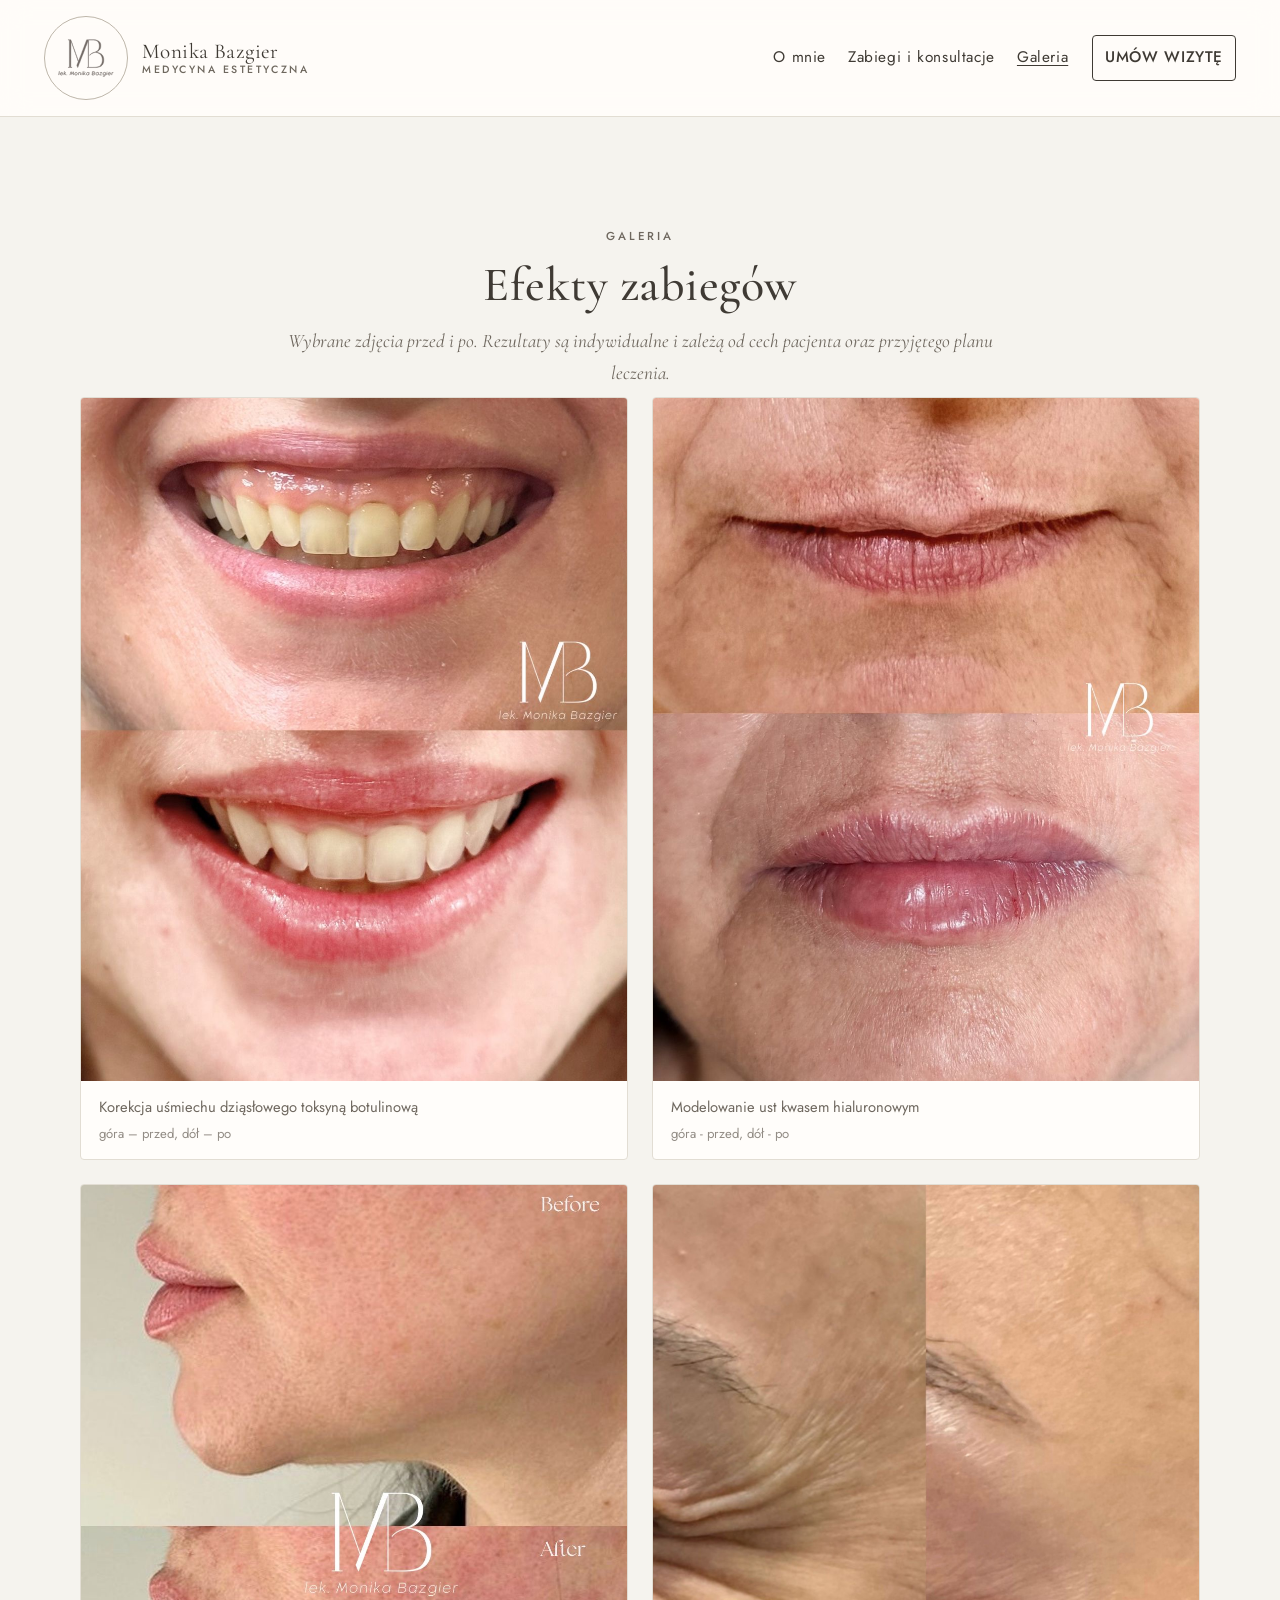
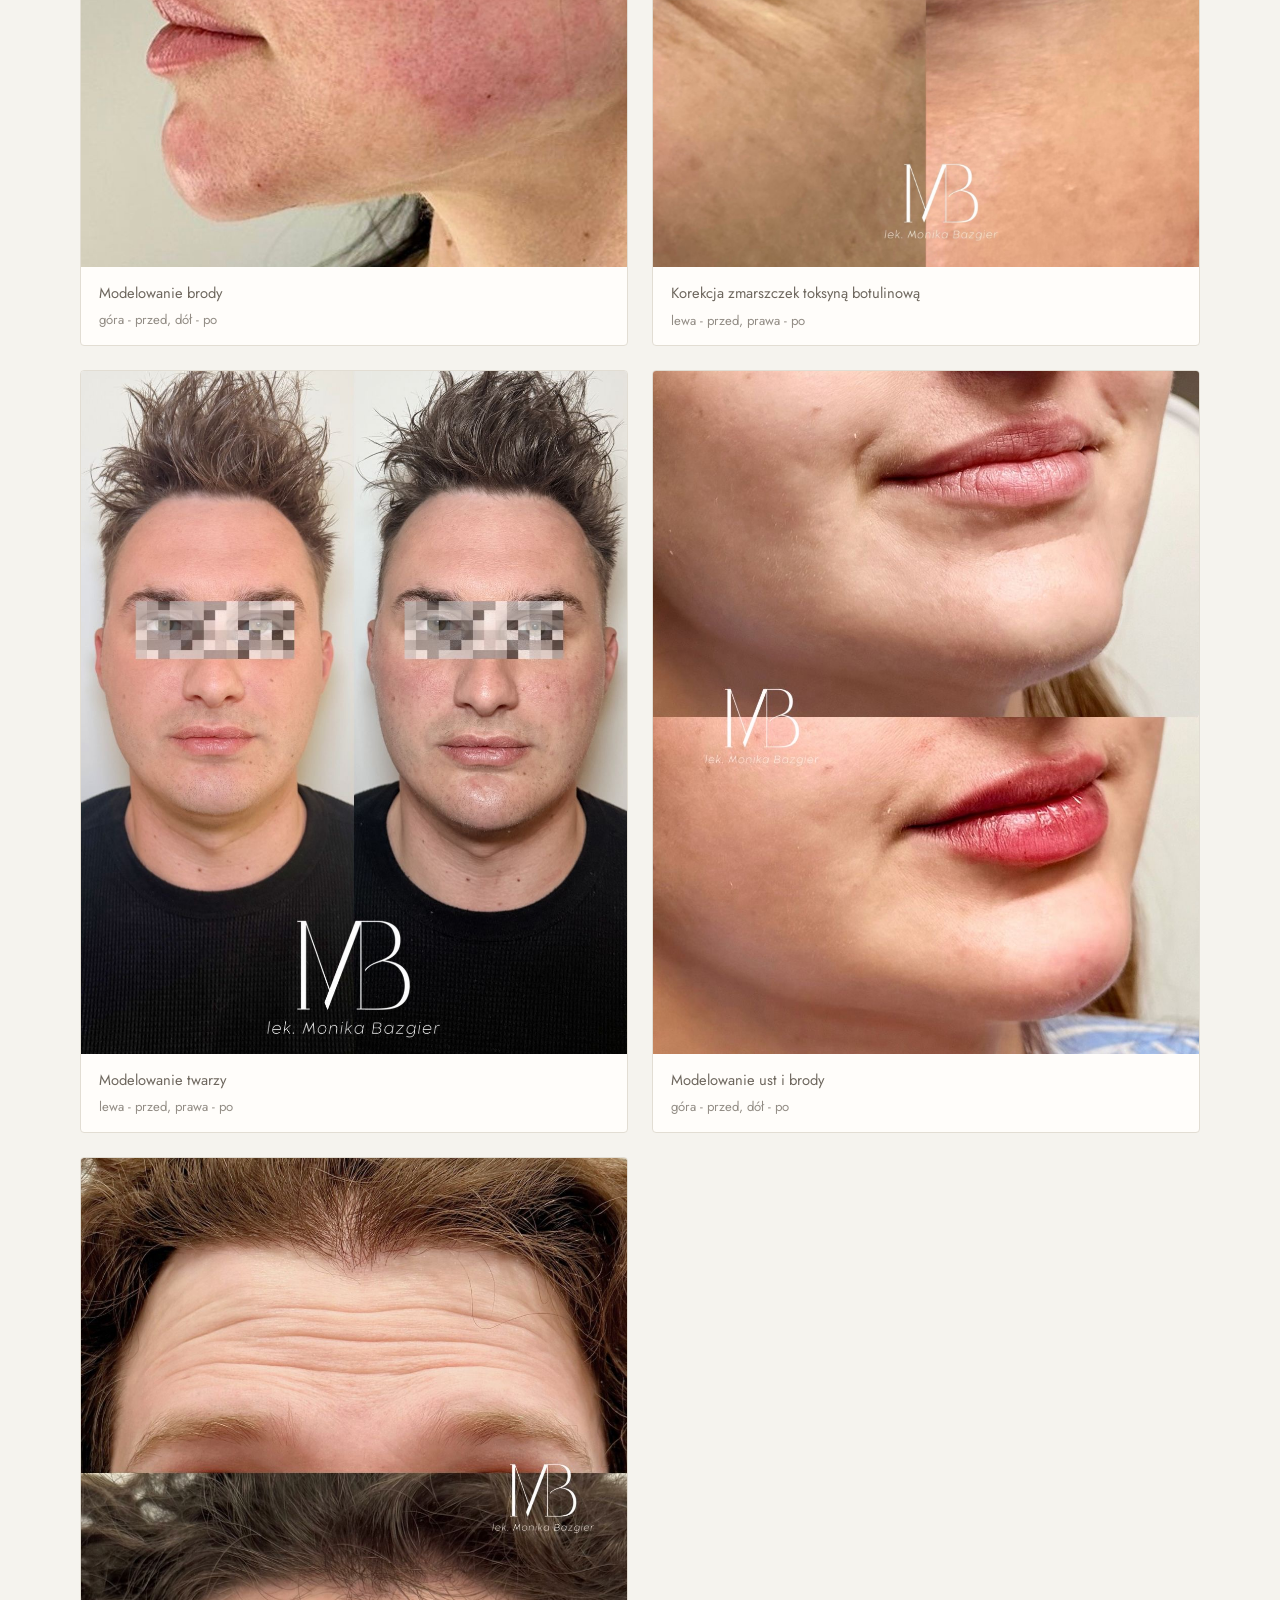
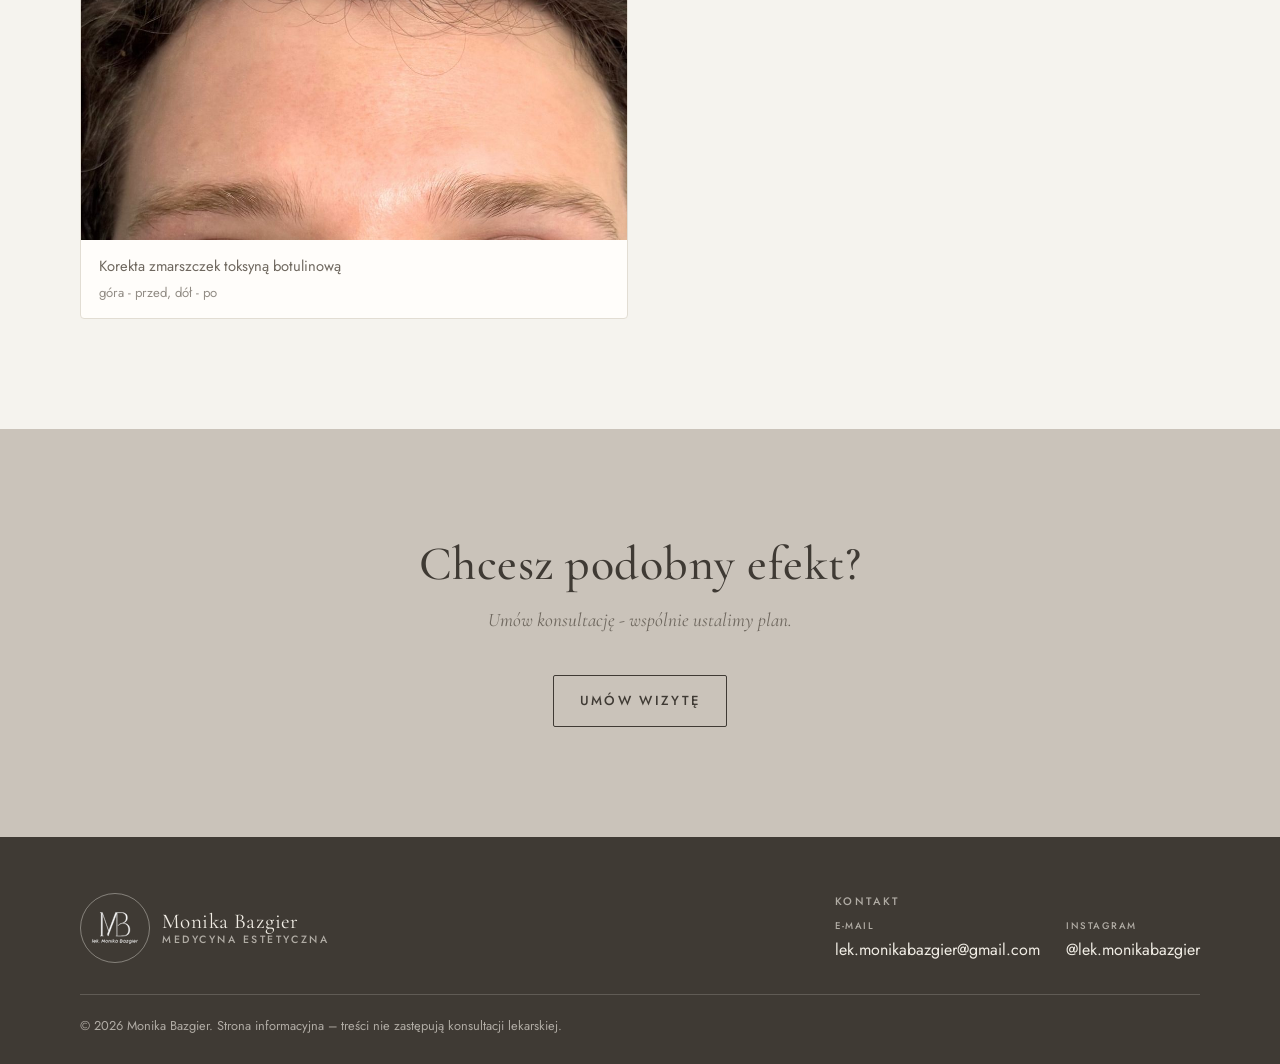
<file: galeria.html>
<!doctype html>
<html lang="pl">
  <head>
    <meta charset="utf-8" />
    <meta name="viewport" content="width=device-width, initial-scale=1" />
    <title>Galeria | Monika Bazgier — medycyna estetyczna</title>
    <meta
      name="description"
      content="Galeria efektów zabiegów medycyny estetycznej Moniki Bazgier — zdjęcia przed i po. Rezultaty są indywidualne."
    />
    <meta name="robots" content="index,follow" />
    <meta name="theme-color" content="#f5f3ee" />
    <link rel="icon" type="image/svg+xml" href="assets/favicon.svg" />
    <link
      rel="canonical"
      href="https://lekmonikabazgier.github.io/galeria.html"
    />
    <meta property="og:type" content="website" />
    <meta
      property="og:url"
      content="https://lekmonikabazgier.github.io/galeria.html"
    />
    <meta property="og:title" content="Galeria | Monika Bazgier" />
    <meta
      property="og:site_name"
      content="Monika Bazgier - medycyna estetyczna"
    />
    <meta property="og:locale" content="pl_PL" />
    <meta
      property="og:description"
      content="Galeria efektów zabiegów medycyny estetycznej — zdjęcia przed i po. Rezultaty są indywidualne."
    />
    <meta
      property="og:image"
      content="https://lekmonikabazgier.github.io/assets/about-photo.JPG"
    />
    <meta
      property="og:image:alt"
      content="Monika Bazgier - lekarz medycyny estetycznej"
    />
    <meta property="og:image:width" content="1536" />
    <meta property="og:image:height" content="2048" />
    <meta name="twitter:card" content="summary_large_image" />
    <meta name="twitter:title" content="Galeria | Monika Bazgier" />
    <meta
      name="twitter:description"
      content="Galeria efektów zabiegów medycyny estetycznej — zdjęcia przed i po. Rezultaty są indywidualne."
    />
    <meta
      name="twitter:image"
      content="https://lekmonikabazgier.github.io/assets/about-photo.JPG"
    />
    <link rel="preconnect" href="https://fonts.googleapis.com" />
    <link rel="preconnect" href="https://fonts.gstatic.com" crossorigin />
    <link
      href="https://fonts.googleapis.com/css2?family=Cormorant+Garamond:ital,wght@0,400;0,500;1,400;1,500&family=Jost:wght@300;400;500&display=swap"
      rel="stylesheet"
    />
    <link rel="stylesheet" href="css/styles.css" />

    <script type="speculationrules">
      {
        "prerender": [
          {
            "source": "document",
            "where": { "href_matches": "/*" },
            "eagerness": "moderate"
          }
        ]
      }
    </script>

    <script type="application/ld+json">
      {
        "@context": "https://schema.org",
        "@type": "Physician",
        "@id": "https://lekmonikabazgier.github.io/#physician",
        "name": "Monika Bazgier",
        "description": "Lekarz medycyny estetycznej — indywidualne podejście, kwalifikacja i naturalny efekt.",
        "url": "https://lekmonikabazgier.github.io/galeria.html",
        "image": "https://lekmonikabazgier.github.io/assets/about-photo.JPG"
      }
    </script>
  </head>
  <body>
    <a class="skip-link" href="#main">Przejdź do treści</a>

    <noscript>
      <nav class="fallback-nav" aria-label="Nawigacja zapasowa">
        <a href="index.html">Strona główna</a>
        <a href="o-mnie.html">O mnie</a>
        <a href="zabiegi.html">Zabiegi i konsultacje</a>
        <a href="galeria.html">Galeria</a>
        <a href="umow-wizyte.html">Umów wizytę</a>
      </nav>
    </noscript>

    <header class="site-header" data-header>
      <a
        class="brand"
        href="index.html"
        aria-label="Monika Bazgier — strona główna"
      >
        <span class="brand__mark" aria-hidden="true"
          ><img
            class="brand__mark-img"
            src="assets/logo/logo_3.svg"
            alt=""
            width="759"
            height="513"
            decoding="async"
        /></span>
        <span class="brand__lockup">
          <span class="brand__name">Monika Bazgier</span>
          <span class="brand__meta">Medycyna estetyczna</span>
        </span>
      </a>

      <button
        class="nav-toggle"
        type="button"
        aria-label="Otwórz menu"
        aria-expanded="false"
        aria-controls="site-nav"
        data-menu-button
      >
        <span aria-hidden="true"></span>
        <span aria-hidden="true"></span>
        <span aria-hidden="true"></span>
      </button>

      <nav
        class="site-nav"
        id="site-nav"
        aria-label="Nawigacja główna"
        data-nav
      >
        <a href="o-mnie.html" data-navlink>O mnie</a>
        <a href="zabiegi.html" data-navlink>Zabiegi i konsultacje</a>
        <a href="galeria.html" data-navlink aria-current="page">Galeria</a>
        <a
          class="btn btn--outline nav__cta"
          href="umow-wizyte.html"
          data-navlink
          >Umów wizytę</a
        >
      </nav>
    </header>

    <main id="main">
      <section class="band" aria-labelledby="galeria-title">
        <div class="container">
          <div class="section-head">
            <p class="kicker">Galeria</p>
            <h1 id="galeria-title">Efekty zabiegów</h1>
            <p class="lead">
              Wybrane zdjęcia przed i po. Rezultaty są indywidualne i zależą od
              cech pacjenta oraz przyjętego planu leczenia.
            </p>
          </div>

          <div class="gallery">
            <figure class="gallery__item">
              <img
                src="assets/galeria/1.JPG"
                alt="Korekcja uśmiechu dziąsłowego toksyną botulinową — efekt przed i po"
                width="1080"
                height="1350"
                loading="lazy"
                decoding="async"
              />
              <figcaption class="gallery__cap">
                Korekcja uśmiechu dziąsłowego toksyną botulinową
                <span class="gallery__note">góra – przed, dół – po</span>
              </figcaption>
            </figure>

            <figure class="gallery__item">
              <img
                src="assets/galeria/2.JPG"
                alt="Modelowanie ust kwasem hialuronowym — efekt przed i po"
                width="1080"
                height="1350"
                loading="lazy"
                decoding="async"
              />
              <figcaption class="gallery__cap">
                Modelowanie ust kwasem hialuronowym
                <span class="gallery__note">góra - przed, dół - po</span>
              </figcaption>
            </figure>

            <figure class="gallery__item">
              <img
                src="assets/galeria/3.JPG"
                alt="Modelowanie brody — efekt przed i po"
                width="1080"
                height="1350"
                loading="lazy"
                decoding="async"
              />
              <figcaption class="gallery__cap">
                Modelowanie brody
                <span class="gallery__note">góra - przed, dół - po</span>
              </figcaption>
            </figure>

            <figure class="gallery__item">
              <img
                src="assets/galeria/4.JPG"
                alt="Korekcja zmarszczek toksyną botulinową — efekt przed i po"
                width="1638"
                height="2048"
                loading="lazy"
                decoding="async"
              />
              <figcaption class="gallery__cap">
                Korekcja zmarszczek toksyną botulinową
                <span class="gallery__note">lewa - przed, prawa - po</span>
              </figcaption>
            </figure>

            <figure class="gallery__item">
              <img
                src="assets/galeria/5.JPG"
                alt="Modelowanie twarzy — efekt przed i po"
                width="1080"
                height="1350"
                loading="lazy"
                decoding="async"
              />
              <figcaption class="gallery__cap">
                Modelowanie twarzy
                <span class="gallery__note">lewa - przed, prawa - po</span>
              </figcaption>
            </figure>

            <figure class="gallery__item">
              <img
                src="assets/galeria/6.JPG"
                alt="Modelowanie ust i brody — efekt przed i po"
                width="1080"
                height="1350"
                loading="lazy"
                decoding="async"
              />
              <figcaption class="gallery__cap">
                Modelowanie ust i brody
                <span class="gallery__note">góra - przed, dół - po</span>
              </figcaption>
            </figure>

            <figure class="gallery__item">
              <img
                src="assets/galeria/7.JPG"
                alt="Korekta zmarszczek toksyną botulinową — efekt przed i po"
                width="1080"
                height="1350"
                loading="lazy"
                decoding="async"
              />
              <figcaption class="gallery__cap">
                Korekta zmarszczek toksyną botulinową
                <span class="gallery__note">góra - przed, dół - po</span>
              </figcaption>
            </figure>
          </div>
        </div>
      </section>

      <section class="band band--greige" aria-labelledby="galeria-cta">
        <div class="container section-head">
          <h2 id="galeria-cta">Chcesz podobny efekt?</h2>
          <p class="lead">Umów konsultację - wspólnie ustalimy plan.</p>
          <div class="hero__actions">
            <a class="btn btn--outline" href="umow-wizyte.html">Umów wizytę</a>
          </div>
        </div>
      </section>
    </main>

    <footer class="site-footer">
      <div class="site-footer__inner">
        <div class="site-footer__brand">
          <span class="brand__mark brand__mark--sm" aria-hidden="true"
            ><img
              class="brand__mark-img"
              src="assets/logo/logo_1.svg"
              alt=""
              width="759"
              height="513"
              decoding="async"
          /></span>
          <span class="brand__lockup">
            <span class="brand__name">Monika Bazgier</span>
            <span class="brand__meta">Medycyna estetyczna</span>
          </span>
        </div>

        <div class="site-footer__contact-group">
          <p class="site-footer__contact-title">Kontakt</p>
          <div class="site-footer__contact">
            <div class="site-footer__contact-item">
              <span class="site-footer__contact-label">E-mail</span>
              <a href="mailto:kontakt@example.com"
                >lek.monikabazgier@gmail.com</a
              >
            </div>
            <div class="site-footer__contact-item">
              <span class="site-footer__contact-label">Instagram</span>
              <a
                href="https://www.instagram.com/lek.monikabazgier/"
                rel="noopener"
                target="_blank"
                >@lek.monikabazgier
              </a>
            </div>
          </div>
        </div>
      </div>

      <p class="site-footer__copy">
        &copy; <span data-current-year>2026</span> Monika Bazgier. Strona
        informacyjna – treści nie zastępują konsultacji lekarskiej.
      </p>
    </footer>

    <script src="js/app.js" defer></script>
  </body>
</html>
</file>
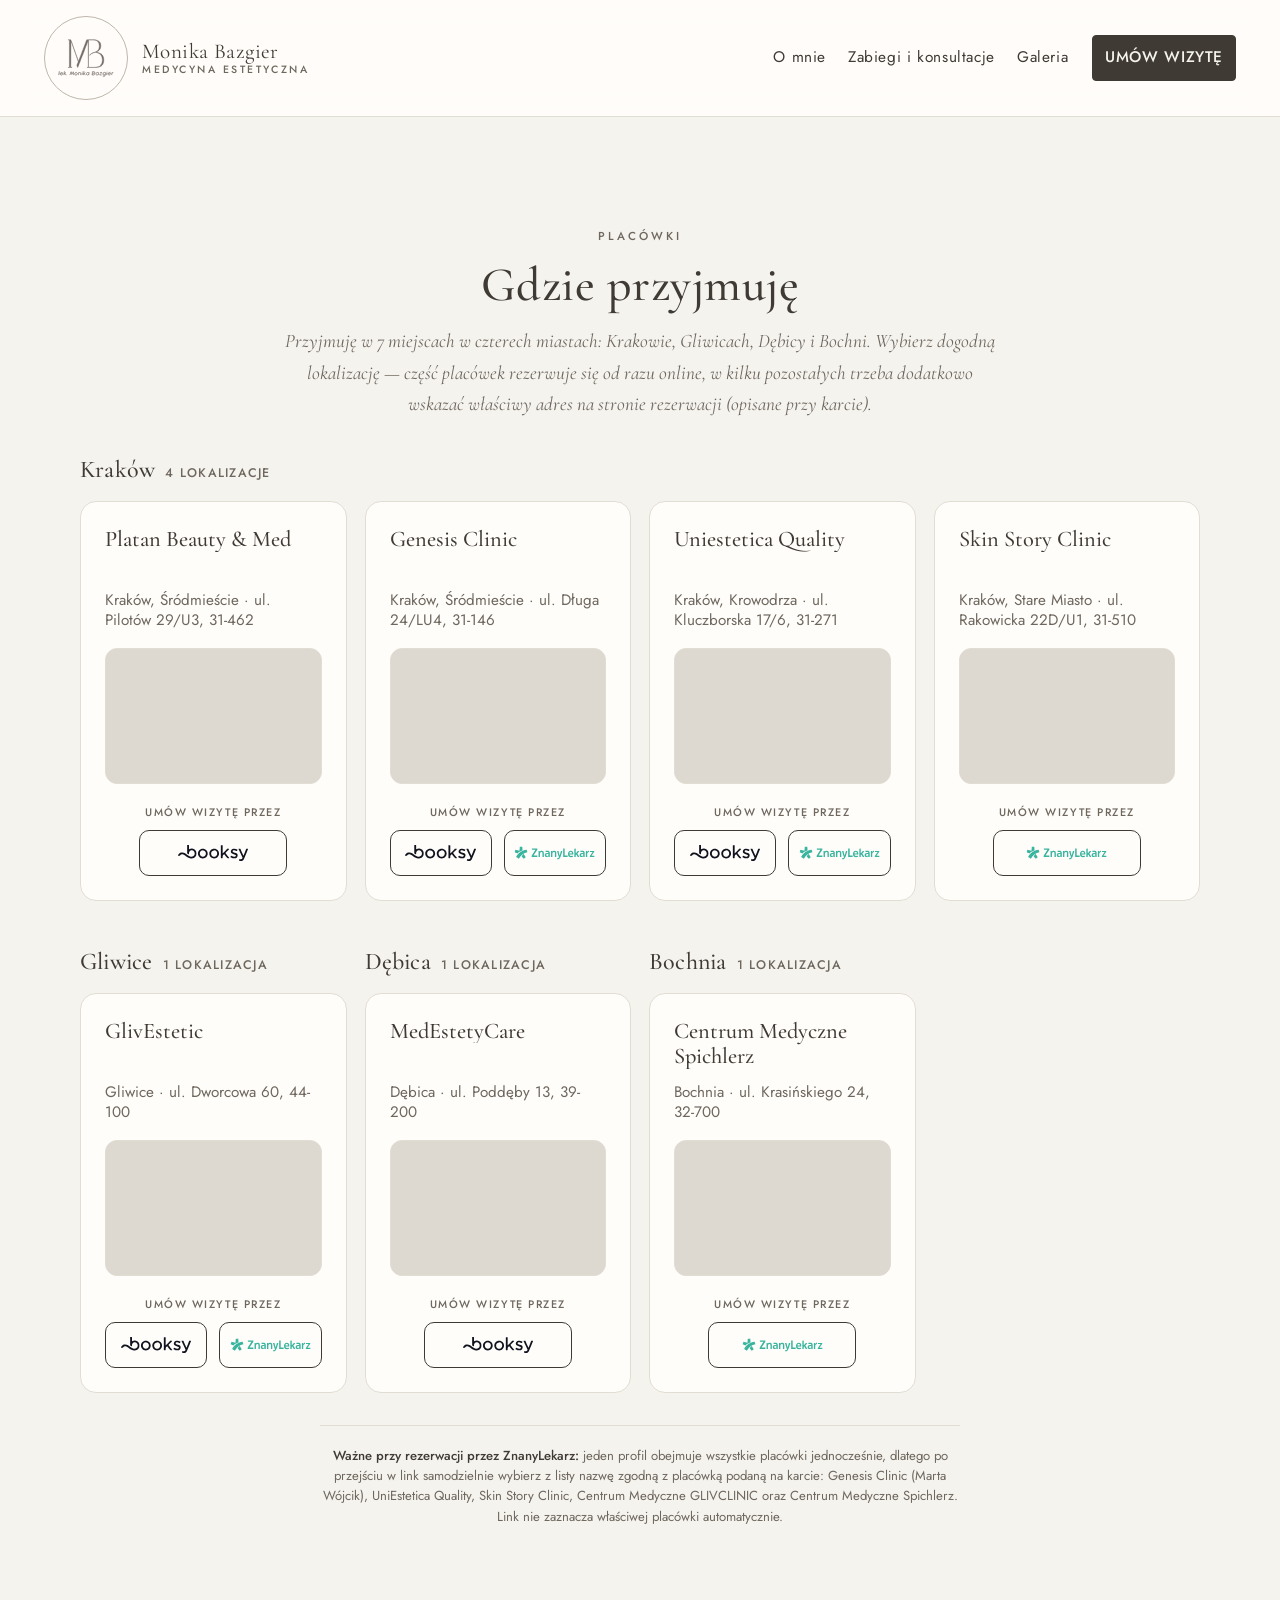
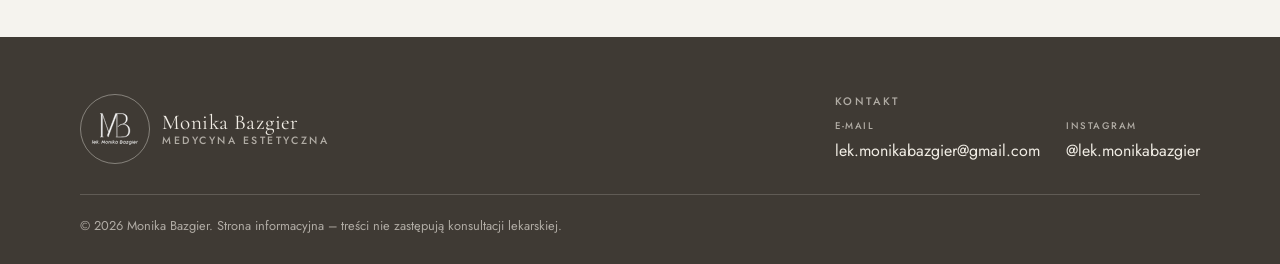
<file: umow-wizyte.html>
<!doctype html>
<html lang="pl">
  <head>
    <meta charset="utf-8" />
    <meta name="viewport" content="width=device-width, initial-scale=1" />
    <title>Umów wizytę | Monika Bazgier — medycyna estetyczna</title>
    <meta
      name="description"
      content="Umów wizytę u Moniki Bazgier — 7 lokalizacji z rejestracją. Kontakt: e-mail i Instagram. Wizyty po wcześniejszej rejestracji."
    />
    <meta name="robots" content="index,follow" />
    <meta name="theme-color" content="#f5f3ee" />
    <link rel="icon" type="image/svg+xml" href="assets/favicon.svg" />
    <link
      rel="canonical"
      href="https://lekmonikabazgier.github.io/umow-wizyte.html"
    />
    <meta property="og:type" content="website" />
    <meta
      property="og:url"
      content="https://lekmonikabazgier.github.io/umow-wizyte.html"
    />
    <meta property="og:title" content="Umów wizytę | Monika Bazgier" />
    <meta
      property="og:site_name"
      content="Monika Bazgier — medycyna estetyczna"
    />
    <meta property="og:locale" content="pl_PL" />
    <meta
      property="og:description"
      content="Umów wizytę u Moniki Bazgier — 7 lokalizacji w czterech miastach. Wizyty po wcześniejszej rejestracji."
    />
    <meta
      property="og:image"
      content="https://lekmonikabazgier.github.io/assets/about-photo.JPG"
    />
    <meta
      property="og:image:alt"
      content="Monika Bazgier — lekarz medycyny estetycznej"
    />
    <meta property="og:image:width" content="1536" />
    <meta property="og:image:height" content="2048" />
    <meta name="twitter:card" content="summary_large_image" />
    <meta name="twitter:title" content="Umów wizytę | Monika Bazgier" />
    <meta
      name="twitter:description"
      content="Umów wizytę u Moniki Bazgier — 7 lokalizacji w czterech miastach. Wizyty po wcześniejszej rejestracji."
    />
    <meta
      name="twitter:image"
      content="https://lekmonikabazgier.github.io/assets/about-photo.JPG"
    />
    <link rel="preconnect" href="https://fonts.googleapis.com" />
    <link rel="preconnect" href="https://fonts.gstatic.com" crossorigin />
    <link
      href="https://fonts.googleapis.com/css2?family=Cormorant+Garamond:ital,wght@0,400;0,500;1,400;1,500&family=Jost:wght@300;400;500&display=swap"
      rel="stylesheet"
    />
    <link rel="stylesheet" href="css/styles.css" />

    <script type="speculationrules">
      {
        "prerender": [
          {
            "source": "document",
            "where": { "href_matches": "/*" },
            "eagerness": "moderate"
          }
        ]
      }
    </script>

    <script type="application/ld+json">
      {
        "@context": "https://schema.org",
        "@type": "Physician",
        "@id": "https://lekmonikabazgier.github.io/#physician",
        "name": "Monika Bazgier",
        "description": "Lekarz medycyny estetycznej — indywidualne podejście, kwalifikacja i naturalny efekt.",
        "url": "https://lekmonikabazgier.github.io/umow-wizyte.html",
        "image": "https://lekmonikabazgier.github.io/assets/about-photo.JPG",
        "location": [
          {
            "@type": "MedicalClinic",
            "name": "Platan Beauty & Med",
            "address": {
              "@type": "PostalAddress",
              "streetAddress": "ul. Pilotów 29/U3",
              "postalCode": "31-462",
              "addressLocality": "Kraków",
              "addressCountry": "PL"
            }
          },
          {
            "@type": "MedicalClinic",
            "name": "Genesis Clinic",
            "address": {
              "@type": "PostalAddress",
              "streetAddress": "ul. Długa 24/LU4",
              "postalCode": "31-146",
              "addressLocality": "Kraków",
              "addressCountry": "PL"
            }
          },
          {
            "@type": "MedicalClinic",
            "name": "Uniestetica Quality",
            "address": {
              "@type": "PostalAddress",
              "streetAddress": "ul. Kluczborska 17/6",
              "postalCode": "31-271",
              "addressLocality": "Kraków",
              "addressCountry": "PL"
            }
          },
          {
            "@type": "MedicalClinic",
            "name": "Skin Story Clinic",
            "address": {
              "@type": "PostalAddress",
              "streetAddress": "ul. Rakowicka 22D/U1",
              "postalCode": "31-510",
              "addressLocality": "Kraków",
              "addressCountry": "PL"
            }
          },
          {
            "@type": "MedicalClinic",
            "name": "GlivEstetic",
            "address": {
              "@type": "PostalAddress",
              "streetAddress": "ul. Dworcowa 60",
              "postalCode": "44-100",
              "addressLocality": "Gliwice",
              "addressCountry": "PL"
            }
          },
          {
            "@type": "MedicalClinic",
            "name": "MedEstetyCare",
            "address": {
              "@type": "PostalAddress",
              "streetAddress": "ul. Poddęby 13",
              "postalCode": "39-200",
              "addressLocality": "Dębica",
              "addressCountry": "PL"
            }
          },
          {
            "@type": "MedicalClinic",
            "name": "Centrum Medyczne Spichlerz",
            "address": {
              "@type": "PostalAddress",
              "streetAddress": "ul. Krasińskiego 24",
              "postalCode": "32-700",
              "addressLocality": "Bochnia",
              "addressCountry": "PL"
            }
          }
        ]
      }
    </script>
  </head>
  <body>
    <a class="skip-link" href="#main">Przejdź do treści</a>

    <noscript>
      <nav class="fallback-nav" aria-label="Nawigacja zapasowa">
        <a href="index.html">Strona główna</a>
        <a href="o-mnie.html">O mnie</a>
        <a href="zabiegi.html">Zabiegi i konsultacje</a>
        <a href="galeria.html">Galeria</a>
        <a href="umow-wizyte.html">Umów wizytę</a>
      </nav>
    </noscript>

    <header class="site-header" data-header>
      <a
        class="brand"
        href="index.html"
        aria-label="Monika Bazgier — strona główna"
      >
        <span class="brand__mark" aria-hidden="true"
          ><img
            class="brand__mark-img"
            src="assets/logo/logo_3.svg"
            alt=""
            width="759"
            height="513"
            decoding="async"
        /></span>
        <span class="brand__lockup">
          <span class="brand__name">Monika Bazgier</span>
          <span class="brand__meta">Medycyna estetyczna</span>
        </span>
      </a>

      <button
        class="nav-toggle"
        type="button"
        aria-label="Otwórz menu"
        aria-expanded="false"
        aria-controls="site-nav"
        data-menu-button
      >
        <span aria-hidden="true"></span>
        <span aria-hidden="true"></span>
        <span aria-hidden="true"></span>
      </button>

      <nav
        class="site-nav"
        id="site-nav"
        aria-label="Nawigacja główna"
        data-nav
      >
        <a href="o-mnie.html" data-navlink>O mnie</a>
        <a href="zabiegi.html" data-navlink>Zabiegi i konsultacje</a>
        <a href="galeria.html" data-navlink>Galeria</a>
        <a
          class="btn btn--outline nav__cta"
          href="umow-wizyte.html"
          data-navlink
          aria-current="page"
          >Umów wizytę</a
        >
      </nav>
    </header>

    <main id="main">
      <section class="band" aria-labelledby="placowki-title">
        <div class="container">
          <div class="section-head">
            <p class="kicker">Placówki</p>
            <h1 id="placowki-title">Gdzie przyjmuję</h1>
            <p class="lead">
              Przyjmuję w 7 miejscach w czterech miastach: Krakowie, Gliwicach,
              Dębicy i Bochni. Wybierz dogodną lokalizację — część placówek
              rezerwuje się od razu online, w kilku pozostałych trzeba dodatkowo
              wskazać właściwy adres na stronie rezerwacji (opisane przy
              karcie).
            </p>
          </div>

          <div class="locations-groups">
            <div class="locations-group">
              <h3 class="locations-group__title">
                Kraków
                <span class="locations-group__count">4 lokalizacje</span>
              </h3>
              <div class="locations">
                <article class="location-card">
                  <div class="location-card__head">
                    <span class="location-card__name"
                      >Platan Beauty &amp; Med</span
                    >
                  </div>
                  <span class="location-card__addr"
                    >Kraków, Śródmieście · ul. Pilotów 29/U3, 31-462</span
                  >
                  <div class="location-card__map">
                    <button
                      type="button"
                      class="location-card__map-facade"
                      data-map-embed
                      data-map-src="https://www.google.com/maps?q=Pilot%C3%B3w+29%2C+Krak%C3%B3w&amp;output=embed"
                      data-map-title="Mapa – Pilotów 29, Kraków"
                      aria-label="Pokaż mapę: Pilotów 29, Kraków"
                    >
                      <svg
                        class="location-card__map-pin"
                        viewBox="0 0 24 24"
                        width="30"
                        height="30"
                        aria-hidden="true"
                        focusable="false"
                      >
                        <path
                          fill="currentColor"
                          d="M12 2a7 7 0 0 0-7 7c0 4.9 5.4 11.6 6.6 13.1a.5.5 0 0 0 .8 0C13.6 20.6 19 13.9 19 9a7 7 0 0 0-7-7Zm0 9.5A2.5 2.5 0 1 1 12 6.5a2.5 2.5 0 0 1 0 5Z"
                        />
                      </svg>
                      <span class="location-card__map-facade-text"
                        >Pokaż mapę</span
                      >
                    </button>
                  </div>
                  <div class="location-card__footer">
                    <p class="location-card__book-label">Umów wizytę przez</p>
                    <div
                      class="location-card__platforms location-card__platforms--single"
                    >
                      <a
                        class="location-card__platform"
                        href="https://booksy.com/pl-pl/12451_platan-beauty-med_salon-kosmetyczny_31961_srodmiescie/staffer/827641#ba_s=sr_1"
                        target="_blank"
                        rel="noopener"
                      >
                        <img
                          class="location-card__platform-logo"
                          src="assets/logo/Booksy_ids73C7DI8_0.svg"
                          alt="Booksy"
                          width="220"
                          height="50"
                          loading="lazy"
                          decoding="async"
                        />
                      </a>
                    </div>
                  </div>
                </article>
                <article class="location-card">
                  <div class="location-card__head">
                    <span class="location-card__name">Genesis Clinic</span>
                  </div>
                  <span class="location-card__addr"
                    >Kraków, Śródmieście · ul. Długa 24/LU4, 31-146</span
                  >
                  <div class="location-card__map">
                    <button
                      type="button"
                      class="location-card__map-facade"
                      data-map-embed
                      data-map-src="https://www.google.com/maps?q=D%C5%82uga+24%2C+Krak%C3%B3w&amp;output=embed"
                      data-map-title="Mapa – Długa 24, Kraków"
                      aria-label="Pokaż mapę: Długa 24, Kraków"
                    >
                      <svg
                        class="location-card__map-pin"
                        viewBox="0 0 24 24"
                        width="30"
                        height="30"
                        aria-hidden="true"
                        focusable="false"
                      >
                        <path
                          fill="currentColor"
                          d="M12 2a7 7 0 0 0-7 7c0 4.9 5.4 11.6 6.6 13.1a.5.5 0 0 0 .8 0C13.6 20.6 19 13.9 19 9a7 7 0 0 0-7-7Zm0 9.5A2.5 2.5 0 1 1 12 6.5a2.5 2.5 0 0 1 0 5Z"
                        />
                      </svg>
                      <span class="location-card__map-facade-text"
                        >Pokaż mapę</span
                      >
                    </button>
                  </div>
                  <div class="location-card__footer">
                    <p class="location-card__book-label">Umów wizytę przez</p>
                    <div class="location-card__platforms">
                      <a
                        class="location-card__platform"
                        href="https://booksy.com/pl-pl/288545_genesis-clinic_medycyna-estetyczna_8820_krakow/staffer/821994#ba_s=sr_1"
                        target="_blank"
                        rel="noopener"
                      >
                        <img
                          class="location-card__platform-logo"
                          src="assets/logo/Booksy_ids73C7DI8_0.svg"
                          alt="Booksy"
                          width="220"
                          height="50"
                          loading="lazy"
                          decoding="async"
                        />
                      </a>
                      <a
                        class="location-card__platform"
                        href="https://www.znanylekarz.pl/placowki/genesis-clinic-marta-wojcik"
                        target="_blank"
                        rel="noopener"
                      >
                        <img
                          class="location-card__platform-logo"
                          src="assets/logo/ZnanyLekarz-logo.svg"
                          alt="ZnanyLekarz"
                          width="507"
                          height="98"
                          loading="lazy"
                          decoding="async"
                        />
                      </a>
                    </div>
                  </div>
                </article>
                <article class="location-card">
                  <div class="location-card__head">
                    <span class="location-card__name">Uniestetica Quality</span>
                  </div>
                  <span class="location-card__addr"
                    >Kraków, Krowodrza · ul. Kluczborska 17/6, 31-271</span
                  >
                  <div class="location-card__map">
                    <button
                      type="button"
                      class="location-card__map-facade"
                      data-map-embed
                      data-map-src="https://www.google.com/maps?q=Kluczborska+17%2C+Krak%C3%B3w&amp;output=embed"
                      data-map-title="Mapa – Kluczborska 17, Kraków"
                      aria-label="Pokaż mapę: Kluczborska 17, Kraków"
                    >
                      <svg
                        class="location-card__map-pin"
                        viewBox="0 0 24 24"
                        width="30"
                        height="30"
                        aria-hidden="true"
                        focusable="false"
                      >
                        <path
                          fill="currentColor"
                          d="M12 2a7 7 0 0 0-7 7c0 4.9 5.4 11.6 6.6 13.1a.5.5 0 0 0 .8 0C13.6 20.6 19 13.9 19 9a7 7 0 0 0-7-7Zm0 9.5A2.5 2.5 0 1 1 12 6.5a2.5 2.5 0 0 1 0 5Z"
                        />
                      </svg>
                      <span class="location-card__map-facade-text"
                        >Pokaż mapę</span
                      >
                    </button>
                  </div>
                  <div class="location-card__footer">
                    <p class="location-card__book-label">Umów wizytę przez</p>
                    <div class="location-card__platforms">
                      <a
                        class="location-card__platform"
                        href="https://booksy.com/pl-pl/350927_uniestetica-quality-centrum-chirurgii-plastycznej-rekonstrukcyjnej-i-medycyny-estetycznej_medycyna-estetyczna_8820_krakow/staffer/835163#ba_s=sr_1"
                        target="_blank"
                        rel="noopener"
                      >
                        <img
                          class="location-card__platform-logo"
                          src="assets/logo/Booksy_ids73C7DI8_0.svg"
                          alt="Booksy"
                          width="220"
                          height="50"
                          loading="lazy"
                          decoding="async"
                        />
                      </a>
                      <a
                        class="location-card__platform"
                        href="https://www.znanylekarz.pl/placowki/uniestetica-quality-polsko-wloska-grupa-medyczna"
                        target="_blank"
                        rel="noopener"
                      >
                        <img
                          class="location-card__platform-logo"
                          src="assets/logo/ZnanyLekarz-logo.svg"
                          alt="ZnanyLekarz"
                          width="507"
                          height="98"
                          loading="lazy"
                          decoding="async"
                        />
                      </a>
                    </div>
                  </div>
                </article>
                <article class="location-card">
                  <div class="location-card__head">
                    <span class="location-card__name">Skin Story Clinic</span>
                  </div>
                  <span class="location-card__addr"
                    >Kraków, Stare Miasto · ul. Rakowicka 22D/U1, 31-510</span
                  >
                  <div class="location-card__map">
                    <button
                      type="button"
                      class="location-card__map-facade"
                      data-map-embed
                      data-map-src="https://www.google.com/maps?q=Rakowicka+22D%2C+Krak%C3%B3w&amp;output=embed"
                      data-map-title="Mapa – Rakowicka 22D, Kraków"
                      aria-label="Pokaż mapę: Rakowicka 22D, Kraków"
                    >
                      <svg
                        class="location-card__map-pin"
                        viewBox="0 0 24 24"
                        width="30"
                        height="30"
                        aria-hidden="true"
                        focusable="false"
                      >
                        <path
                          fill="currentColor"
                          d="M12 2a7 7 0 0 0-7 7c0 4.9 5.4 11.6 6.6 13.1a.5.5 0 0 0 .8 0C13.6 20.6 19 13.9 19 9a7 7 0 0 0-7-7Zm0 9.5A2.5 2.5 0 1 1 12 6.5a2.5 2.5 0 0 1 0 5Z"
                        />
                      </svg>
                      <span class="location-card__map-facade-text"
                        >Pokaż mapę</span
                      >
                    </button>
                  </div>
                  <div class="location-card__footer">
                    <p class="location-card__book-label">Umów wizytę przez</p>
                    <div
                      class="location-card__platforms location-card__platforms--single"
                    >
                      <a
                        class="location-card__platform"
                        href="https://www.znanylekarz.pl/placowki/skin-story-clinic"
                        target="_blank"
                        rel="noopener"
                      >
                        <img
                          class="location-card__platform-logo"
                          src="assets/logo/ZnanyLekarz-logo.svg"
                          alt="ZnanyLekarz"
                          width="507"
                          height="98"
                          loading="lazy"
                          decoding="async"
                        />
                      </a>
                    </div>
                  </div>
                </article>
              </div>
            </div>

            <div class="locations-group">
              <h3 class="locations-group__title">
                Gliwice
                <span class="locations-group__count">1 lokalizacja</span>
              </h3>
              <div class="locations">
                <article class="location-card">
                  <div class="location-card__head">
                    <span class="location-card__name">GlivEstetic</span>
                  </div>
                  <span class="location-card__addr"
                    >Gliwice · ul. Dworcowa 60, 44-100</span
                  >
                  <div class="location-card__map">
                    <button
                      type="button"
                      class="location-card__map-facade"
                      data-map-embed
                      data-map-src="https://www.google.com/maps?q=Dworcowa+60%2C+Gliwice&amp;output=embed"
                      data-map-title="Mapa – Dworcowa 60, Gliwice"
                      aria-label="Pokaż mapę: Dworcowa 60, Gliwice"
                    >
                      <svg
                        class="location-card__map-pin"
                        viewBox="0 0 24 24"
                        width="30"
                        height="30"
                        aria-hidden="true"
                        focusable="false"
                      >
                        <path
                          fill="currentColor"
                          d="M12 2a7 7 0 0 0-7 7c0 4.9 5.4 11.6 6.6 13.1a.5.5 0 0 0 .8 0C13.6 20.6 19 13.9 19 9a7 7 0 0 0-7-7Zm0 9.5A2.5 2.5 0 1 1 12 6.5a2.5 2.5 0 0 1 0 5Z"
                        />
                      </svg>
                      <span class="location-card__map-facade-text"
                        >Pokaż mapę</span
                      >
                    </button>
                  </div>
                  <div class="location-card__footer">
                    <p class="location-card__book-label">Umów wizytę przez</p>
                    <div class="location-card__platforms">
                      <a
                        class="location-card__platform"
                        href="https://booksy.com/pl-pl/157061_glivestetic_medycyna-estetyczna_12795_gliwice/staffer/787292#ba_s=sr_1"
                        target="_blank"
                        rel="noopener"
                      >
                        <img
                          class="location-card__platform-logo"
                          src="assets/logo/Booksy_ids73C7DI8_0.svg"
                          alt="Booksy"
                          width="220"
                          height="50"
                          loading="lazy"
                          decoding="async"
                        />
                      </a>
                      <a
                        class="location-card__platform"
                        href="https://www.znanylekarz.pl/placowki/glivestetic"
                        target="_blank"
                        rel="noopener"
                      >
                        <img
                          class="location-card__platform-logo"
                          src="assets/logo/ZnanyLekarz-logo.svg"
                          alt="ZnanyLekarz"
                          width="507"
                          height="98"
                          loading="lazy"
                          decoding="async"
                        />
                      </a>
                    </div>
                  </div>
                </article>
              </div>
            </div>

            <div class="locations-group">
              <h3 class="locations-group__title">
                Dębica
                <span class="locations-group__count">1 lokalizacja</span>
              </h3>
              <div class="locations">
                <article class="location-card">
                  <div class="location-card__head">
                    <span class="location-card__name">MedEstetyCare</span>
                  </div>
                  <span class="location-card__addr"
                    >Dębica · ul. Poddęby 13, 39-200</span
                  >
                  <div class="location-card__map">
                    <button
                      type="button"
                      class="location-card__map-facade"
                      data-map-embed
                      data-map-src="https://www.google.com/maps?q=Podd%C4%99by+13%2C+D%C4%99bica&amp;output=embed"
                      data-map-title="Mapa – Poddęby 13, Dębica"
                      aria-label="Pokaż mapę: Poddęby 13, Dębica"
                    >
                      <svg
                        class="location-card__map-pin"
                        viewBox="0 0 24 24"
                        width="30"
                        height="30"
                        aria-hidden="true"
                        focusable="false"
                      >
                        <path
                          fill="currentColor"
                          d="M12 2a7 7 0 0 0-7 7c0 4.9 5.4 11.6 6.6 13.1a.5.5 0 0 0 .8 0C13.6 20.6 19 13.9 19 9a7 7 0 0 0-7-7Zm0 9.5A2.5 2.5 0 1 1 12 6.5a2.5 2.5 0 0 1 0 5Z"
                        />
                      </svg>
                      <span class="location-card__map-facade-text"
                        >Pokaż mapę</span
                      >
                    </button>
                  </div>
                  <div class="location-card__footer">
                    <p class="location-card__book-label">Umów wizytę przez</p>
                    <div
                      class="location-card__platforms location-card__platforms--single"
                    >
                      <a
                        class="location-card__platform"
                        href="https://booksy.com/pl-pl/153658_medestetycare-marka-dr-pyla-holistyczne-podejscie-do-urody-i-zdrowia_medycyna-estetyczna_11501_debica/staffer/807356#ba_s=sr_1"
                        target="_blank"
                        rel="noopener"
                      >
                        <img
                          class="location-card__platform-logo"
                          src="assets/logo/Booksy_ids73C7DI8_0.svg"
                          alt="Booksy"
                          width="220"
                          height="50"
                          loading="lazy"
                          decoding="async"
                        />
                      </a>
                    </div>
                  </div>
                </article>
              </div>
            </div>

            <div class="locations-group">
              <h3 class="locations-group__title">
                Bochnia
                <span class="locations-group__count">1 lokalizacja</span>
              </h3>
              <div class="locations">
                <article class="location-card">
                  <div class="location-card__head">
                    <span class="location-card__name"
                      >Centrum Medyczne Spichlerz</span
                    >
                  </div>
                  <span class="location-card__addr"
                    >Bochnia · ul. Krasińskiego 24, 32-700</span
                  >
                  <div class="location-card__map">
                    <button
                      type="button"
                      class="location-card__map-facade"
                      data-map-embed
                      data-map-src="https://www.google.com/maps?q=Krasi%C5%84skiego+24%2C+Bochnia&amp;output=embed"
                      data-map-title="Mapa – Krasińskiego 24, Bochnia"
                      aria-label="Pokaż mapę: Krasińskiego 24, Bochnia"
                    >
                      <svg
                        class="location-card__map-pin"
                        viewBox="0 0 24 24"
                        width="30"
                        height="30"
                        aria-hidden="true"
                        focusable="false"
                      >
                        <path
                          fill="currentColor"
                          d="M12 2a7 7 0 0 0-7 7c0 4.9 5.4 11.6 6.6 13.1a.5.5 0 0 0 .8 0C13.6 20.6 19 13.9 19 9a7 7 0 0 0-7-7Zm0 9.5A2.5 2.5 0 1 1 12 6.5a2.5 2.5 0 0 1 0 5Z"
                        />
                      </svg>
                      <span class="location-card__map-facade-text"
                        >Pokaż mapę</span
                      >
                    </button>
                  </div>
                  <div class="location-card__footer">
                    <p class="location-card__book-label">Umów wizytę przez</p>
                    <div
                      class="location-card__platforms location-card__platforms--single"
                    >
                      <a
                        class="location-card__platform"
                        href="https://www.znanylekarz.pl/placowki/centrum-medyczne-spichlerz"
                        target="_blank"
                        rel="noopener"
                      >
                        <img
                          class="location-card__platform-logo"
                          src="assets/logo/ZnanyLekarz-logo.svg"
                          alt="ZnanyLekarz"
                          width="507"
                          height="98"
                          loading="lazy"
                          decoding="async"
                        />
                      </a>
                    </div>
                  </div>
                </article>
              </div>
            </div>
          </div>

          <div class="locations-notes">
            <p class="locations-note">
              <strong>Ważne przy rezerwacji przez ZnanyLekarz:</strong> jeden
              profil obejmuje wszystkie placówki jednocześnie, dlatego po
              przejściu w link samodzielnie wybierz z listy nazwę zgodną z
              placówką podaną na karcie: Genesis Clinic (Marta Wójcik),
              UniEstetica Quality, Skin Story Clinic, Centrum Medyczne
              GLIVCLINIC oraz Centrum Medyczne Spichlerz. Link nie zaznacza
              właściwej placówki automatycznie.
            </p>
          </div>
        </div>
      </section>
    </main>

    <footer class="site-footer">
      <div class="site-footer__inner">
        <div class="site-footer__brand">
          <span class="brand__mark brand__mark--sm" aria-hidden="true"
            ><img
              class="brand__mark-img"
              src="assets/logo/logo_1.svg"
              alt=""
              width="759"
              height="513"
              decoding="async"
          /></span>
          <span class="brand__lockup">
            <span class="brand__name">Monika Bazgier</span>
            <span class="brand__meta">Medycyna estetyczna</span>
          </span>
        </div>

        <div class="site-footer__contact-group">
          <p class="site-footer__contact-title">Kontakt</p>
          <div class="site-footer__contact">
            <div class="site-footer__contact-item">
              <span class="site-footer__contact-label">E-mail</span>
              <a href="mailto:kontakt@example.com"
                >lek.monikabazgier@gmail.com</a
              >
            </div>
            <div class="site-footer__contact-item">
              <span class="site-footer__contact-label">Instagram</span>
              <a
                href="https://www.instagram.com/lek.monikabazgier/"
                rel="noopener"
                target="_blank"
                >@lek.monikabazgier
              </a>
            </div>
          </div>
        </div>
      </div>

      <p class="site-footer__copy">
        &copy; <span data-current-year>2026</span> Monika Bazgier. Strona
        informacyjna – treści nie zastępują konsultacji lekarskiej.
      </p>
    </footer>

    <script src="js/app.js" defer></script>
  </body>
</html>
</file>
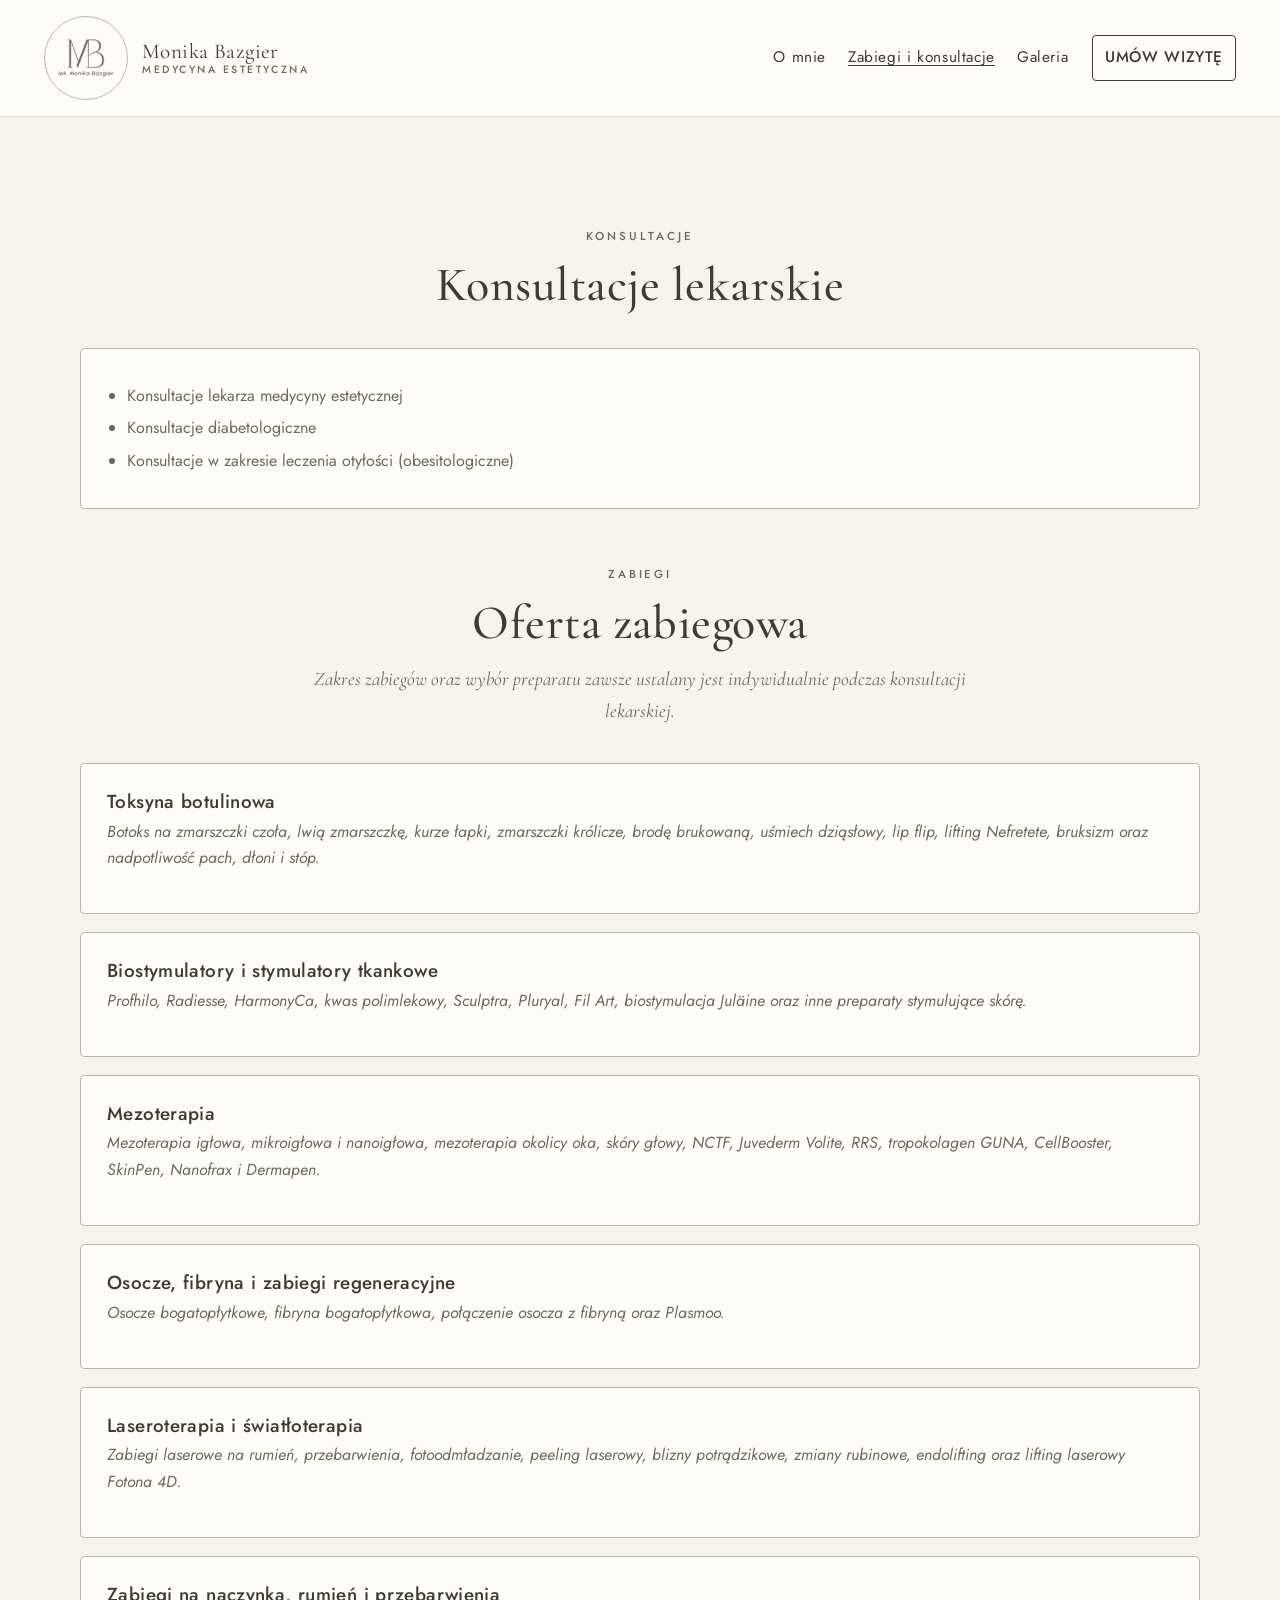
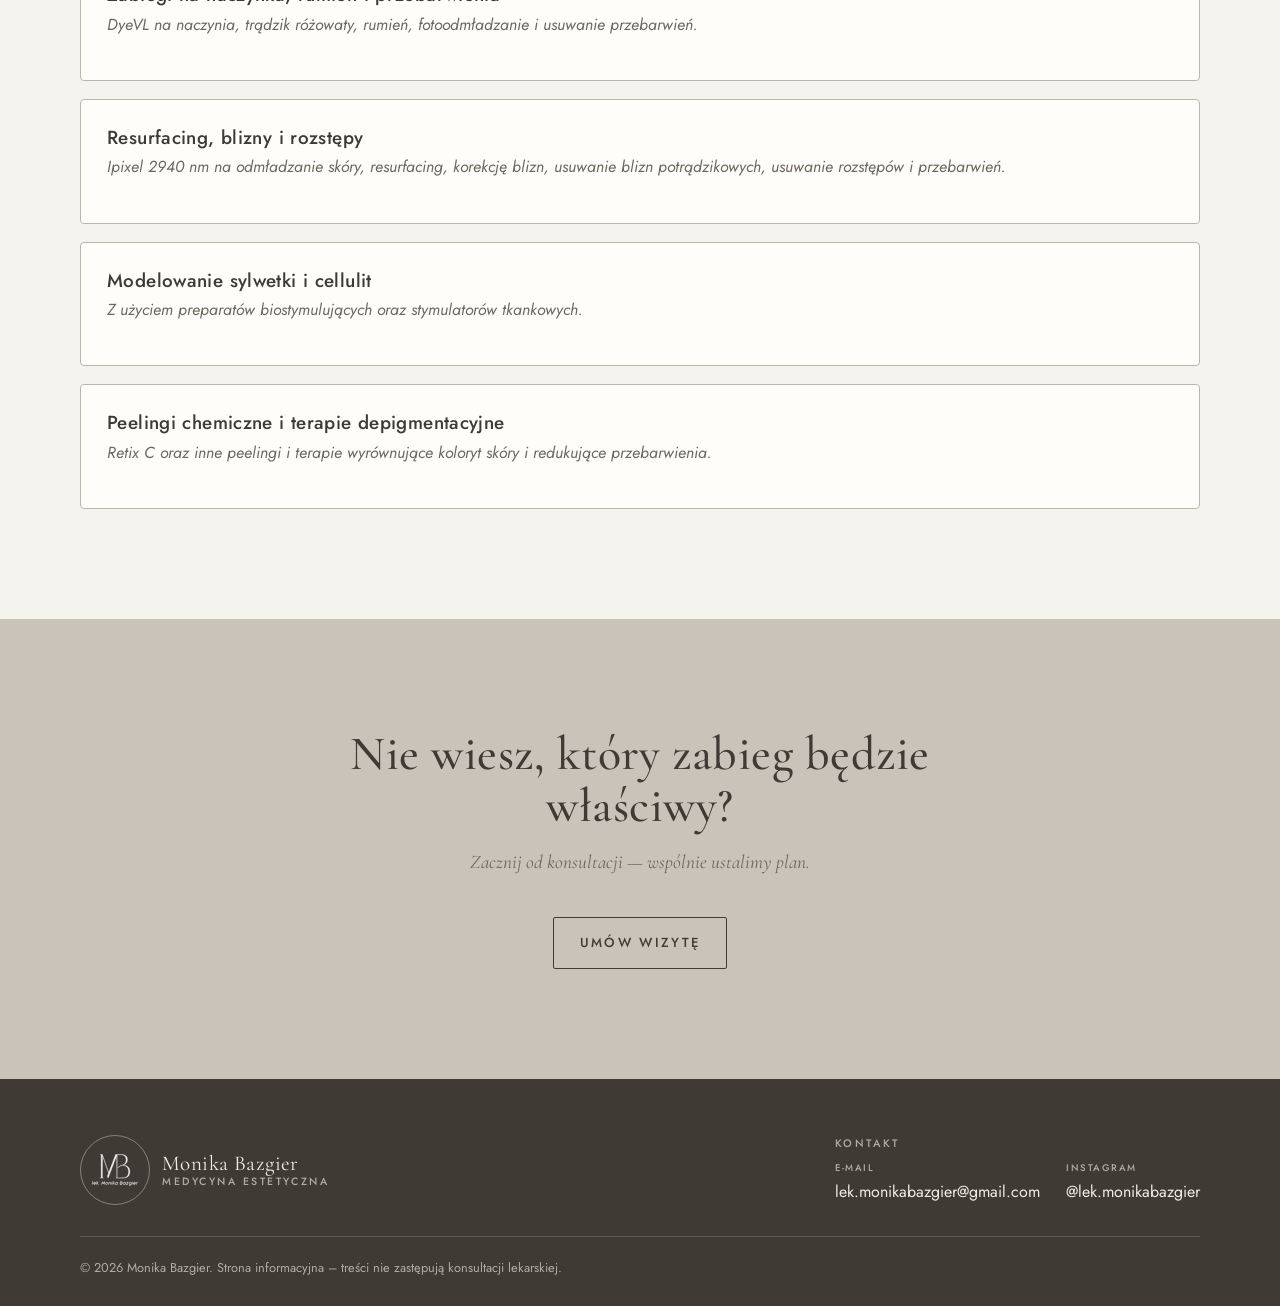
<file: zabiegi.html>
<!doctype html>
<html lang="pl">
  <head>
    <meta charset="utf-8" />
    <meta name="viewport" content="width=device-width, initial-scale=1" />
    <title>Zabiegi | Monika Bazgier — medycyna estetyczna</title>
    <meta
      name="description"
      content="Oferta zabiegowa: konsultacje, toksyna botulinowa, kwas hialuronowy i wypełniacze, biostymulatory, mezoterapia, laseroterapia, zabiegi regeneracyjne i modelowanie sylwetki."
    />
    <meta name="robots" content="index,follow" />
    <meta name="theme-color" content="#f5f3ee" />
    <link rel="icon" type="image/svg+xml" href="assets/favicon.svg" />
    <link
      rel="canonical"
      href="https://lekmonikabazgier.github.io/zabiegi.html"
    />
    <meta property="og:type" content="website" />
    <meta
      property="og:url"
      content="https://lekmonikabazgier.github.io/zabiegi.html"
    />
    <meta property="og:title" content="Zabiegi | Monika Bazgier" />
    <meta
      property="og:site_name"
      content="Monika Bazgier — medycyna estetyczna"
    />
    <meta property="og:locale" content="pl_PL" />
    <meta
      property="og:description"
      content="Oferta zabiegowa: konsultacje, toksyna botulinowa, kwas hialuronowy i wypełniacze, biostymulatory, mezoterapia, laseroterapia, zabiegi regeneracyjne i modelowanie sylwetki."
    />
    <meta
      property="og:image"
      content="https://lekmonikabazgier.github.io/assets/about-photo.JPG"
    />
    <meta
      property="og:image:alt"
      content="Monika Bazgier — lekarz medycyny estetycznej"
    />
    <meta property="og:image:width" content="1536" />
    <meta property="og:image:height" content="2048" />
    <meta name="twitter:card" content="summary_large_image" />
    <meta name="twitter:title" content="Zabiegi | Monika Bazgier" />
    <meta
      name="twitter:description"
      content="Oferta zabiegowa: konsultacje, toksyna botulinowa, kwas hialuronowy i wypełniacze, biostymulatory, mezoterapia, laseroterapia, zabiegi regeneracyjne i modelowanie sylwetki."
    />
    <meta
      name="twitter:image"
      content="https://lekmonikabazgier.github.io/assets/about-photo.JPG"
    />
    <link rel="preconnect" href="https://fonts.googleapis.com" />
    <link rel="preconnect" href="https://fonts.gstatic.com" crossorigin />
    <link
      href="https://fonts.googleapis.com/css2?family=Cormorant+Garamond:ital,wght@0,400;0,500;1,400;1,500&family=Jost:wght@300;400;500&display=swap"
      rel="stylesheet"
    />
    <link rel="stylesheet" href="css/styles.css" />

    <script type="speculationrules">
      {
        "prerender": [
          {
            "source": "document",
            "where": { "href_matches": "/*" },
            "eagerness": "moderate"
          }
        ]
      }
    </script>

    <script type="application/ld+json">
      {
        "@context": "https://schema.org",
        "@type": "Physician",
        "@id": "https://lekmonikabazgier.github.io/#physician",
        "name": "Monika Bazgier",
        "description": "Lekarz medycyny estetycznej — indywidualne podejście, kwalifikacja i naturalny efekt.",
        "url": "https://lekmonikabazgier.github.io/zabiegi.html",
        "image": "https://lekmonikabazgier.github.io/assets/about-photo.JPG",
        "availableService": [
          { "@type": "MedicalProcedure", "name": "Konsultacje lekarskie" },
          { "@type": "MedicalProcedure", "name": "Toksyna botulinowa" },
          {
            "@type": "MedicalProcedure",
            "name": "Kwas hialuronowy i wypełniacze"
          },
          {
            "@type": "MedicalProcedure",
            "name": "Biostymulatory i stymulatory tkankowe"
          },
          { "@type": "MedicalProcedure", "name": "Mezoterapia" },
          {
            "@type": "MedicalProcedure",
            "name": "Osocze, fibryna i zabiegi regeneracyjne"
          },
          {
            "@type": "MedicalProcedure",
            "name": "Laseroterapia i światłoterapia"
          },
          {
            "@type": "MedicalProcedure",
            "name": "Zabiegi na naczynka, rumień i przebarwienia"
          },
          {
            "@type": "MedicalProcedure",
            "name": "Resurfacing, blizny i rozstępy"
          },
          {
            "@type": "MedicalProcedure",
            "name": "Modelowanie sylwetki i cellulit"
          },
          {
            "@type": "MedicalProcedure",
            "name": "Zabiegi oczyszczające i rewitalizujące skórę"
          }
        ]
      }
    </script>
  </head>
  <body>
    <a class="skip-link" href="#main">Przejdź do treści</a>

    <noscript>
      <nav class="fallback-nav" aria-label="Nawigacja zapasowa">
        <a href="index.html">Strona główna</a>
        <a href="o-mnie.html">O mnie</a>
        <a href="zabiegi.html">Zabiegi i konsultacje</a>
        <a href="galeria.html">Galeria</a>
        <a href="umow-wizyte.html">Umów wizytę</a>
      </nav>
    </noscript>

    <header class="site-header" data-header>
      <a
        class="brand"
        href="index.html"
        aria-label="Monika Bazgier — strona główna"
      >
        <span class="brand__mark" aria-hidden="true"
          ><img
            class="brand__mark-img"
            src="assets/logo/logo_3.svg"
            alt=""
            width="759"
            height="513"
            decoding="async"
        /></span>
        <span class="brand__lockup">
          <span class="brand__name">Monika Bazgier</span>
          <span class="brand__meta">Medycyna estetyczna</span>
        </span>
      </a>

      <button
        class="nav-toggle"
        type="button"
        aria-label="Otwórz menu"
        aria-expanded="false"
        aria-controls="site-nav"
        data-menu-button
      >
        <span aria-hidden="true"></span>
        <span aria-hidden="true"></span>
        <span aria-hidden="true"></span>
      </button>

      <nav
        class="site-nav"
        id="site-nav"
        aria-label="Nawigacja główna"
        data-nav
      >
        <a href="o-mnie.html" data-navlink>O mnie</a>
        <a href="zabiegi.html" data-navlink aria-current="page"
          >Zabiegi i konsultacje</a
        >
        <a href="galeria.html" data-navlink>Galeria</a>
        <a
          class="btn btn--outline nav__cta"
          href="umow-wizyte.html"
          data-navlink
          >Umów wizytę</a
        >
      </nav>
    </header>

    <main id="main">
      <section
        class="band band--tight-bottom"
        aria-labelledby="konsultacje-title"
      >
        <div class="container">
          <div class="section-head">
            <p class="kicker">Konsultacje</p>
            <h2 id="konsultacje-title">Konsultacje lekarskie</h2>
          </div>

          <div class="offer-list">
            <article class="offer">
              <ul>
                <li>Konsultacje lekarza medycyny estetycznej</li>
                <li>Konsultacje diabetologiczne</li>
                <li>
                  Konsultacje w zakresie leczenia otyłości (obesitologiczne)
                </li>
              </ul>
            </article>
          </div>
        </div>
      </section>

      <section class="band band--tight-top" aria-labelledby="oferta-title">
        <div class="container">
          <div class="section-head">
            <p class="kicker">Zabiegi</p>
            <h1 id="oferta-title">Oferta zabiegowa</h1>
            <p class="lead">
              Zakres zabiegów oraz wybór preparatu zawsze ustalany jest
              indywidualnie podczas konsultacji lekarskiej.
            </p>
          </div>

          <div class="offer-list">
            <article class="offer">
              <h2>Toksyna botulinowa</h2>
              <p class="offer__sub">
                Botoks na zmarszczki czoła, lwią zmarszczkę, kurze łapki,
                zmarszczki królicze, brodę brukowaną, uśmiech dziąsłowy, lip
                flip, lifting Nefretete, bruksizm oraz nadpotliwość pach, dłoni
                i stóp.
              </p>
            </article>

            <article class="offer">
              <h2>Biostymulatory i stymulatory tkankowe</h2>
              <p class="offer__sub">
                Profhilo, Radiesse, HarmonyCa, kwas polimlekowy, Sculptra,
                Pluryal, Fil Art, biostymulacja Juläine oraz inne preparaty
                stymulujące skórę.
              </p>
            </article>

            <article class="offer">
              <h2>Mezoterapia</h2>
              <p class="offer__sub">
                Mezoterapia igłowa, mikroigłowa i nanoigłowa, mezoterapia
                okolicy oka, skóry głowy, NCTF, Juvederm Volite, RRS,
                tropokolagen GUNA, CellBooster, SkinPen, Nanofrax i Dermapen.
              </p>
            </article>

            <article class="offer">
              <h2>Osocze, fibryna i zabiegi regeneracyjne</h2>
              <p class="offer__sub">
                Osocze bogatopłytkowe, fibryna bogatopłytkowa, połączenie osocza
                z fibryną oraz Plasmoo.
              </p>
            </article>

            <article class="offer">
              <h2>Laseroterapia i światłoterapia</h2>
              <p class="offer__sub">
                Zabiegi laserowe na rumień, przebarwienia, fotoodmładzanie,
                peeling laserowy, blizny potrądzikowe, zmiany rubinowe,
                endolifting oraz lifting laserowy Fotona 4D.
              </p>
            </article>

            <article class="offer">
              <h2>Zabiegi na naczynka, rumień i przebarwienia</h2>
              <p class="offer__sub">
                DyeVL na naczynia, trądzik różowaty, rumień, fotoodmładzanie i
                usuwanie przebarwień.
              </p>
            </article>

            <article class="offer">
              <h2>Resurfacing, blizny i rozstępy</h2>
              <p class="offer__sub">
                Ipixel 2940 nm na odmładzanie skóry, resurfacing, korekcję
                blizn, usuwanie blizn potrądzikowych, usuwanie rozstępów i
                przebarwień.
              </p>
            </article>

            <article class="offer">
              <h2>Modelowanie sylwetki i cellulit</h2>
              <p class="offer__sub">
                Z użyciem preparatów biostymulujących oraz stymulatorów
                tkankowych.
              </p>
            </article>

            <article class="offer">
              <h2>Peelingi chemiczne i terapie depigmentacyjne</h2>
              <p class="offer__sub">
                Retix C oraz inne peelingi i terapie wyrównujące koloryt skóry i
                redukujące przebarwienia.
              </p>
            </article>
          </div>
        </div>
      </section>

      <section class="band band--greige" aria-labelledby="cta-title">
        <div class="container section-head">
          <h2 id="cta-title">Nie wiesz, który zabieg będzie właściwy?</h2>
          <p class="lead">Zacznij od konsultacji — wspólnie ustalimy plan.</p>
          <div class="hero__actions">
            <a class="btn btn--outline" href="umow-wizyte.html">Umów wizytę</a>
          </div>
        </div>
      </section>
    </main>

    <footer class="site-footer">
      <div class="site-footer__inner">
        <div class="site-footer__brand">
          <span class="brand__mark brand__mark--sm" aria-hidden="true"
            ><img
              class="brand__mark-img"
              src="assets/logo/logo_1.svg"
              alt=""
              width="759"
              height="513"
              decoding="async"
          /></span>
          <span class="brand__lockup">
            <span class="brand__name">Monika Bazgier</span>
            <span class="brand__meta">Medycyna estetyczna</span>
          </span>
        </div>

        <div class="site-footer__contact-group">
          <p class="site-footer__contact-title">Kontakt</p>
          <div class="site-footer__contact">
            <div class="site-footer__contact-item">
              <span class="site-footer__contact-label">E-mail</span>
              <a href="mailto:kontakt@example.com"
                >lek.monikabazgier@gmail.com</a
              >
            </div>
            <div class="site-footer__contact-item">
              <span class="site-footer__contact-label">Instagram</span>
              <a
                href="https://www.instagram.com/lek.monikabazgier/"
                rel="noopener"
                target="_blank"
                >@lek.monikabazgier
              </a>
            </div>
          </div>
        </div>
      </div>

      <p class="site-footer__copy">
        &copy; <span data-current-year>2026</span> Monika Bazgier. Strona
        informacyjna – treści nie zastępują konsultacji lekarskiej.
      </p>
    </footer>

    <script src="js/app.js" defer></script>
  </body>
</html>
</file>
<file: css/styles.css>
/* =========================================================
   Monika Bazgier — Medycyna estetyczna
   Styl inspirowany stonowaną, elegancką estetyką (krem + greige,
   lekki serif display + czysty sans, przyciski outline, pasy).
   ========================================================= */

:root {
  --cream: #f5f3ee;
  --greige: #cac3ba;
  --greige-soft: #ddd8d0;
  --surface: #fffdfa;
  --ink: #3f3a34;
  --muted: #6e675e;
  --line: #bdb5a9;
  --line-soft: #e2ddd3;
  --on-dark: #f1ede5;
  --on-dark-muted: rgba(241, 237, 229, 0.64);
  --on-dark-line: rgba(241, 237, 229, 0.18);
  --shadow: 0 26px 60px rgba(63, 58, 52, 0.12);
  --serif: "Cormorant Garamond", Georgia, "Times New Roman", serif;
  --sans:
    "Jost", ui-sans-serif, system-ui, -apple-system, "Segoe UI", sans-serif;
  --maxw: 1120px;
}

*,
*::before,
*::after {
  box-sizing: border-box;
}

html {
  scroll-behavior: smooth;
}

body {
  margin: 0;
  background: var(--cream);
  color: var(--ink);
  font-family: var(--sans);
  font-weight: 400;
  line-height: 1.65;
  -webkit-font-smoothing: antialiased;
  overflow-x: hidden;
}

h1,
h2,
h3 {
  margin: 0;
  font-family: var(--serif);
  font-weight: 500;
  line-height: 1.08;
  letter-spacing: 0.01em;
  color: var(--ink);
  overflow-wrap: anywhere;
  hyphens: auto;
}

p {
  margin: 0;
  color: var(--muted);
  overflow-wrap: anywhere;
}

a {
  color: inherit;
  text-underline-offset: 0.18em;
}

img {
  display: block;
  max-width: 100%;
}

/* ---------- Layout helpers ---------- */
.band {
  padding: 72px 20px;
  background: var(--cream);
}

.band--greige {
  background: var(--greige);
}

.band--greige .kicker,
.band--greige .lead {
  color: var(--ink);
}

/* Zmniejszony odstęp między sąsiadującymi, powiązanymi sekcjami
   (np. Konsultacje → Oferta zabiegowa). Selektor złożony (.band.band--…)
   ma wyższą swoistość niż responsywne reguły .band, więc nadpisuje ich
   padding także powyżej 720 i 1040 px. */
.band.band--tight-bottom {
  padding-bottom: 28px;
}

.band.band--tight-top {
  padding-top: 28px;
}

.container {
  width: min(100%, var(--maxw));
  margin-inline: auto;
}

.section-head {
  max-width: 720px;
  margin-inline: auto;
  text-align: center;
}

.section-head h1,
.section-head h2 {
  font-size: clamp(1.7rem, 5vw, 3rem);
}

.section-head .lead {
  margin-top: 14px;
  font-style: italic;
  font-family: var(--serif);
  font-size: 1.2rem;
  color: var(--muted);
}

.kicker {
  margin: 0 0 14px;
  font-family: var(--sans);
  font-size: 0.72rem;
  font-weight: 500;
  letter-spacing: 0.26em;
  text-transform: uppercase;
  color: var(--muted);
}

/* ---------- Buttons ---------- */
.btn {
  display: inline-flex;
  align-items: center;
  justify-content: center;
  min-height: 52px;
  padding: 14px 26px;
  font-family: var(--sans);
  font-size: 0.82rem;
  font-weight: 500;
  letter-spacing: 0.18em;
  text-transform: uppercase;
  text-align: center;
  text-decoration: none;
  border: 1px solid transparent;
  border-radius: 2px;
  cursor: pointer;
  transition:
    background-color 0.25s ease,
    color 0.25s ease,
    border-color 0.25s ease;
}

.btn--outline {
  color: var(--ink);
  background: transparent;
  border-color: var(--ink);
}

.btn--outline:hover,
.btn--outline:focus-visible {
  color: var(--cream);
  background: var(--ink);
}

/* ---------- Skip link ---------- */
.skip-link {
  position: fixed;
  top: 12px;
  left: 12px;
  z-index: 100;
  padding: 12px 16px;
  color: var(--cream);
  background: var(--ink);
  border-radius: 4px;
  text-decoration: none;
  transform: translateY(-150%);
}

.skip-link:focus {
  transform: translateY(0);
}

/* ---------- Brand ---------- */
.brand {
  display: inline-flex;
  align-items: center;
  gap: 14px;
  text-decoration: none;
  color: var(--ink);
}

.brand__mark {
  display: grid;
  place-items: center;
  width: 84px;
  height: 84px;
  flex: 0 0 84px;
  font-family: var(--serif);
  font-size: 1.7rem;
  letter-spacing: 0.04em;
  color: var(--ink);
  border: 1px solid var(--line);
  border-radius: 50%;
}

.brand__mark--sm {
  width: 70px;
  height: 70px;
  flex-basis: 70px;
  font-size: 1.5rem;
}

/* Logo SVG w kółku brand__mark (header/footer) i hero__mark (hero na index).
   Obraz zajmuje 74% szerokości kółka, dzięki czemu okrągła ramka jest wciąż
   widoczna jako subtelne obramowanie loga. */
.brand__mark-img {
  display: block;
  width: 74%;
  height: auto;
  max-height: 74%;
  object-fit: contain;
}

.brand__lockup {
  display: grid;
  line-height: 1.2;
}

.brand__name {
  font-family: var(--serif);
  font-size: 1.32rem;
  letter-spacing: 0.02em;
}

.brand__meta {
  font-size: 0.66rem;
  font-weight: 500;
  letter-spacing: 0.24em;
  text-transform: uppercase;
  color: var(--muted);
}

/* ---------- Header ---------- */
.site-header {
  position: sticky;
  top: 0;
  z-index: 50;
  display: flex;
  align-items: center;
  justify-content: space-between;
  gap: 18px;
  min-height: 84px;
  padding: 16px 20px;
  background: rgba(255, 253, 250, 0.92);
  backdrop-filter: blur(14px);
  border-bottom: 1px solid var(--line-soft);
}

.site-header.is-scrolled {
  border-bottom-color: var(--line-soft);
  box-shadow: 0 12px 30px rgba(63, 58, 52, 0.06);
}

.nav-toggle {
  display: inline-grid;
  place-content: center;
  gap: 5px;
  width: 48px;
  height: 48px;
  padding: 0;
  background: transparent;
  border: 1px solid var(--line);
  border-radius: 4px;
  cursor: pointer;
}

.nav-toggle span {
  display: block;
  width: 20px;
  height: 1.5px;
  background: var(--ink);
}

.site-nav {
  position: absolute;
  top: calc(100% + 1px);
  right: 16px;
  left: 16px;
  display: none;
  padding: 12px;
  background: var(--surface);
  border: 1px solid var(--line-soft);
  border-radius: 6px;
  box-shadow: var(--shadow);
}

.site-nav.is-open {
  display: grid;
  gap: 6px;
}

.site-nav a {
  display: flex;
  align-items: center;
  min-height: 46px;
  padding: 8px 12px;
  font-size: 0.96rem;
  letter-spacing: 0.04em;
  text-decoration: none;
  color: var(--ink);
  border-radius: 4px;
}

.site-nav a:not(.btn):hover,
.site-nav a:not(.btn):focus-visible,
.site-nav a[aria-current="page"]:not(.btn) {
  color: var(--ink);
  background: rgba(63, 58, 52, 0.07);
}

.nav__cta {
  margin-top: 4px;
}

.site-nav .nav__cta[aria-current="page"] {
  color: var(--cream);
  background: var(--ink);
}

/* ---------- Hero (centered) ---------- */
.hero {
  text-align: center;
  padding: clamp(64px, 12vw, 140px) 20px;
  background: var(--cream);
}

.hero__inner {
  width: min(100%, 760px);
  margin-inline: auto;
}

.hero__mark {
  display: grid;
  place-items: center;
  width: 240px;
  height: 240px;
  margin: 0 auto 26px;
  font-family: var(--serif);
  font-size: 3rem;
  letter-spacing: 0.04em;
  color: var(--ink);
  border: 1px solid var(--line);
  border-radius: 50%;
}

.hero h1 {
  font-size: clamp(2.2rem, 8vw, 5rem);
  letter-spacing: 0.02em;
}

.hero__tagline {
  margin-top: 16px;
  font-family: var(--serif);
  font-style: italic;
  font-size: clamp(1.05rem, 3vw, 1.4rem);
  color: var(--muted);
}

.hero__actions {
  display: grid;
  gap: 14px;
  justify-content: center;
  margin-top: 38px;
}

.hero__actions .btn {
  min-width: min(260px, 100%);
}

/* ---------- Cards (trust / opinie) ---------- */
.card-grid {
  display: grid;
  gap: 20px;
  margin-top: 8px;
}

.card {
  display: grid;
  gap: 10px;
  padding: 30px 26px;
  background: var(--surface);
  border: 1px solid var(--line-soft);
  border-radius: 4px;
}

.card h3 {
  font-size: 1.5rem;
}

/* ---------- Split (o mnie / teaser) ---------- */
.split {
  display: grid;
  gap: 36px;
  align-items: center;
}

.split__media {
  overflow: hidden;
  border-radius: 4px;
  box-shadow: var(--shadow);
  background: var(--greige-soft);
}

.split__media img {
  width: 100%;
  height: 100%;
  min-height: 320px;
  object-fit: cover;
}

.split__body h2 {
  font-size: clamp(2rem, 5vw, 3rem);
}

.split__body p + p {
  margin-top: 16px;
}

.split__body .btn {
  margin-top: 26px;
}

/* About subsections (o mnie) */
.about-points {
  margin-top: 28px;
  display: grid;
  gap: 26px;
}

.about-point {
  padding-left: 22px;
  border-left: 2px solid var(--line);
}

.split__body .about-point__title {
  margin: 0 0 8px;
  font-family: var(--serif);
  font-size: 1.5rem;
  font-weight: 500;
  line-height: 1.18;
  letter-spacing: 0.01em;
  color: var(--ink);
}

.about-point p {
  margin: 0;
}

/* ---------- Oferta zabiegowa ---------- */
.offer-list {
  display: grid;
  gap: 18px;
  margin-top: 36px;
}

.offer {
  padding: 28px 26px;
  background: var(--surface);
  border: 1px solid var(--line);
  border-radius: 4px;
}

.offer h2 {
  font-family: var(--sans);
  font-size: 1.18rem;
  font-weight: 500;
  letter-spacing: 0.02em;
}

.offer__sub {
  margin: 6px 0 14px;
  font-style: italic;
  color: var(--muted);
}

.offer ul {
  margin: 0;
  padding-left: 20px;
  color: var(--muted);
}

.offer li {
  margin: 6px 0;
}

/* ---------- Galeria ---------- */
.gallery {
  display: grid;
  gap: 20px;
  margin-top: 8px;
}

.gallery__item {
  margin: 0;
  overflow: hidden;
  background: var(--surface);
  border: 1px solid var(--line-soft);
  border-radius: 4px;
}

.gallery__item img {
  width: 100%;
  height: auto;
}

.gallery__cap {
  padding: 14px 18px;
  font-size: 0.92rem;
  color: var(--muted);
}

.gallery__note {
  display: block;
  margin-top: 4px;
  font-size: 0.82rem;
  opacity: 0.75;
}

@media (min-width: 720px) {
  .gallery {
    grid-template-columns: repeat(2, 1fr);
    gap: 24px;
  }
}

/* ---------- Opinie (karuzela Splide) ---------- */
.reviews-carousel {
  position: relative;
  margin-top: 36px;
}

.reviews-carousel .splide__track {
  position: relative;
  overflow: hidden;
  padding: 6px 4px 10px;
}

.reviews-carousel .splide__list {
  display: flex;
  align-items: stretch;
  margin: 0;
  padding: 0;
  list-style: none;
}

.reviews-carousel .splide__slide {
  height: auto;
}

.reviews-carousel__card {
  display: flex;
  flex-direction: column;
  gap: 12px;
  height: 100%;
  margin: 0;
  padding: 26px 24px;
  background: var(--surface);
  border: 1px solid var(--line-soft);
  border-radius: 12px;
  box-shadow: var(--shadow);
}

.reviews-carousel__stars {
  color: #bf9b5f;
  font-size: 0.95rem;
  letter-spacing: 0.14em;
}

.reviews-carousel__quote {
  margin: 0;
  font-family: var(--serif);
  font-size: 1.14rem;
  font-style: italic;
  line-height: 1.5;
  color: var(--ink);
  display: -webkit-box;
  -webkit-box-orient: vertical;
  -webkit-line-clamp: 7;
  line-clamp: 7;
  overflow: hidden;
}

.reviews-carousel__meta {
  display: flex;
  flex-direction: column;
  gap: 2px;
  margin-top: auto;
}

.reviews-carousel__author {
  font-weight: 500;
  color: var(--ink);
}

.reviews-carousel__detail {
  font-size: 0.82rem;
  color: var(--muted);
}

.reviews-carousel__source-tag {
  align-self: flex-start;
  margin-top: 10px;
  padding: 3px 10px;
  font-family: var(--sans);
  font-size: 0.68rem;
  font-weight: 500;
  letter-spacing: 0.08em;
  text-transform: uppercase;
  color: var(--muted);
  border: 1px solid var(--line);
  border-radius: 999px;
}

.reviews-carousel__controls {
  display: flex;
  justify-content: center;
  gap: 14px;
  margin-top: 22px;
}

.reviews-carousel__btn {
  display: inline-grid;
  place-items: center;
  width: 44px;
  height: 44px;
  padding: 0;
  font-size: 1.3rem;
  line-height: 1;
  color: var(--ink);
  background: var(--surface);
  border: 1px solid var(--line);
  border-radius: 50%;
  cursor: pointer;
  transition:
    background-color 0.25s ease,
    color 0.25s ease;
}

.reviews-carousel__btn:hover,
.reviews-carousel__btn:focus-visible {
  color: var(--cream);
  background: var(--ink);
}

.reviews-carousel__source {
  margin-top: 14px;
  text-align: center;
  font-size: 0.9rem;
}

.reviews-carousel__source a {
  color: var(--ink);
  text-underline-offset: 0.18em;
}

/* ---------- Certyfikaty (karuzela Splide — wzór "Auto Width/Height") ---------- */
.certs-carousel {
  position: relative;
  /* Cała karuzela (slajdy + strzałki) zamknięta w jasnoszarym
     "kontenerze"-karcie, żeby certyfikaty wyraźnie się na nim odcinały
     kontrastem. Szerokość celowo niezawężona (pełna szerokość sekcji jak
     reszta strony), żeby jednocześnie mieściły się w niej ok. 3 certyfikaty. */
  margin: 36px auto 0;
  padding: 28px 16px 22px;
  background: var(--greige);
  border-radius: 10px;
  box-shadow: var(--shadow);
}

/* Splide dostarcza tylko "core" CSS (bez motywu) — kolory, odstępy i
   powiększenie aktywnego slajdu dopasowujemy tutaj do reszty strony.
   Powtarzamy tu też "display: flex" i "position/overflow" toru jako
   zabezpieczenie na wypadek chwilowego braku arkusza "splide-core.min.css"
   (np. wolne łącze) — sam plik JS Splide i tak nadpisze te węzły poprawnie
   po zamontowaniu karuzeli. */
.certs-carousel .splide__track {
  position: relative;
  overflow: hidden;
  /* Dodatkowy zapas pionowy i boczny, żeby aktywny (powiększony o 20%)
     certyfikat nie był przycinany przez overflow toru karuzeli. */
  padding: 40px 18px 46px;
}

.certs-carousel .splide__list {
  display: flex;
  align-items: center;
  margin: 0;
  padding: 0;
  list-style: none;
}

.certs-carousel .splide__slide {
  flex-shrink: 0;
  width: 280px;
}

@media (min-width: 720px) {
  .certs-carousel .splide__slide {
    width: 360px;
  }
}

.certs-carousel__link {
  display: block;
  width: 100%;
  position: relative;
  z-index: 1;
  /* Reset domyślnych stylów przycisku — karta certyfikatu jest teraz
     <button>, który otwiera podgląd w oknie modalnym, a nie odnośnikiem. */
  padding: 0;
  border: 0;
  background: none;
  font: inherit;
  text-align: left;
  cursor: pointer;
  text-decoration: none;
  color: inherit;
  transform: scale(1);
  transform-origin: center;
  transition: transform 0.3s cubic-bezier(0.22, 0.61, 0.36, 1);
  will-change: transform;
}

.certs-carousel__figure {
  margin: 0;
  overflow: hidden;
  background: var(--surface);
  border: 1px solid var(--line-soft);
  border-radius: 4px;
  transition:
    border-color 0.22s ease,
    box-shadow 0.22s ease,
    opacity 0.22s ease;
}

.certs-carousel__figure img {
  width: 100%;
  height: auto;
  aspect-ratio: 900 / 636;
  object-fit: cover;
  object-position: center;
}

.certs-carousel__link:hover .certs-carousel__figure,
.certs-carousel__link:focus-visible .certs-carousel__figure {
  border-color: var(--line);
  box-shadow: var(--shadow);
}

/* Aktywny (wyśrodkowany) certyfikat: 20% większy i wyraźnie oprawiony
   ramką — Splide sam dopisuje klasę "is-active" do bieżącego slajdu
   (także przy zapętlonym przewijaniu), więc nie trzeba tego liczyć ręcznie. */
.certs-carousel .splide__slide.is-active .certs-carousel__link {
  transform: scale(1.2);
  z-index: 2;
}

.certs-carousel .splide__slide.is-active .certs-carousel__figure {
  border-color: var(--ink);
  box-shadow:
    0 0 0 3px var(--surface),
    0 0 0 5px var(--ink),
    var(--shadow);
}

.certs-carousel .splide__slide:not(.is-active) .certs-carousel__figure {
  opacity: 0.82;
}

.certs-carousel__cap {
  display: grid;
  gap: 4px;
  padding: 14px 16px;
}

.certs-carousel__name {
  font-size: 0.94rem;
  color: var(--ink);
}

.certs-carousel__controls {
  display: flex;
  justify-content: center;
  gap: 14px;
  margin-top: 4px;
}

.certs-carousel__btn {
  display: inline-grid;
  place-items: center;
  width: 44px;
  height: 44px;
  padding: 0;
  font-size: 1.3rem;
  line-height: 1;
  color: var(--ink);
  background: var(--surface);
  border: 1px solid var(--line);
  border-radius: 50%;
  cursor: pointer;
  transition:
    background-color 0.25s ease,
    color 0.25s ease;
}

.certs-carousel__btn:hover,
.certs-carousel__btn:focus-visible {
  color: var(--cream);
  background: var(--ink);
}

.certs-carousel__btn:disabled {
  opacity: 0.35;
  cursor: default;
}

/* ---------- Popup z podglądem certyfikatu ---------- */
.cert-modal {
  position: fixed;
  margin: auto;
  /* Szerokość jako % szerokości ekranu, żeby zdjęcie certyfikatu było
     realnie duże na typowych monitorach — 82vw daje spory podgląd, a
     górny limit w px chroni przed absurdalnie wielkim oknem na bardzo
     szerokich/4K ekranach. */
  max-width: min(82vw, 1400px);
  max-height: min(92vh, 960px);
  padding: 0;
  border: 0;
  border-radius: 6px;
  /* Szare tło samego okna popupu (nie mylić z przyciemnionym tłem strony
     poniżej, ::backdrop) — neutralny szary, żeby zdjęcie certyfikatu się
     na nim wyraźnie odcinało. */
  background: #4a4a4a;
  box-shadow: var(--shadow);
  overflow: visible;
}

.cert-modal::backdrop {
  /* Wyszarzone, przyciemnione tło reszty strony pod popupem. */
  background: rgba(90, 90, 90, 0.75);
}

.cert-modal[open] {
  display: flex;
  flex-direction: column;
}

.cert-modal__close {
  position: absolute;
  top: -16px;
  right: -16px;
  display: inline-grid;
  place-items: center;
  width: 40px;
  height: 40px;
  padding: 0;
  font-size: 1.4rem;
  line-height: 1;
  color: var(--cream);
  background: var(--ink);
  border: 2px solid var(--surface);
  border-radius: 50%;
  cursor: pointer;
  transition: transform 0.2s ease;
  z-index: 1;
}

.cert-modal__close:hover,
.cert-modal__close:focus-visible {
  transform: scale(1.08);
}

.cert-modal__viewer {
  display: flex;
  align-items: center;
  gap: 10px;
  padding: 22px 22px 0;
}

.cert-modal__nav {
  display: inline-grid;
  flex: 0 0 40px;
  place-items: center;
  width: 40px;
  height: 40px;
  padding: 0;
  font-size: 1.3rem;
  line-height: 1;
  color: var(--ink);
  background: var(--surface);
  border: 1px solid var(--line);
  border-radius: 50%;
  cursor: pointer;
  transition:
    background-color 0.25s ease,
    color 0.25s ease;
}

.cert-modal__nav:hover,
.cert-modal__nav:focus-visible {
  color: var(--cream);
  background: var(--ink);
}

.cert-modal__img {
  display: block;
  flex: 1 1 auto;
  min-width: 0;
  width: 100%;
  /* Wysokość liczona z vh (a nie sztywnych px), spójnie z szerokością
     opartą na vw — zdjęcie skaluje się razem z rozmiarem ekranu. Odjęte
     150px to zapas na padding widoku i pasek miniaturek pod spodem, żeby
     popup nigdy nie był wyższy niż jego własny max-height. */
  max-height: min(calc(92vh - 150px), 810px);
  object-fit: contain;
  background: var(--greige-soft);
  border-radius: 6px;
}

.cert-modal__thumbs {
  display: flex;
  gap: 10px;
  margin: 0;
  padding: 16px 22px 22px;
  list-style: none;
  overflow-x: auto;
}

.cert-modal__thumb-item {
  flex: 0 0 auto;
}

.cert-modal__thumb {
  display: block;
  padding: 0;
  overflow: hidden;
  background: none;
  border: 2px solid transparent;
  border-radius: 4px;
  cursor: pointer;
  opacity: 0.6;
  transition:
    opacity 0.25s ease,
    border-color 0.25s ease;
}

.cert-modal__thumb img {
  display: block;
  width: 68px;
  height: 48px;
  object-fit: cover;
}

.cert-modal__thumb:hover,
.cert-modal__thumb:focus-visible {
  opacity: 0.85;
}

.cert-modal__thumb.is-active {
  /* Jasna ramka, żeby aktywna miniaturka była wyraźnie widoczna na
     szarym tle popupu. */
  border-color: var(--surface);
  opacity: 1;
}

@media (prefers-reduced-motion: reduce) {
  .cert-modal__close {
    transition: none;
  }
}

@media (max-width: 720px) {
  /* Na urządzeniach mobilnych popup ma pełną szerokość ekranu, ale poza tym
     działa tak jak w wersji desktopowej: wysokość dopasowana do treści,
     wyśrodkowana w pionie (margin: auto z bazowej reguły), dzięki czemu
     nad/pod oknem widać przyciemnione, półprzezroczyste tło reszty strony
     (::backdrop) — a nie pełnoekranowy, jednolity prostokąt popupu. */
  .cert-modal {
    left: 0;
    right: 0;
    width: 100%;
    max-width: 100%;
    border-radius: 0;
  }

  .cert-modal__close {
    /* Bez marginesu po bokach nie ma już miejsca na przycisk "na zewnątrz"
       popupu (ujemny offset w poziomie) — chowamy go do środka, w róg. */
    top: 12px;
    right: 12px;
  }

  .cert-modal__viewer {
    /* Strzałki nie zajmują już miejsca w rzędzie obok zdjęcia — są nałożone
       na jego krawędzie (position: absolute poniżej). Dzięki temu certyfikat
       dostaje PEŁNĄ szerokość ekranu i jest wyraźnie większy oraz czytelniejszy
       niż wtedy, gdy strzałki „zjadały" ~⅓ szerokości. */
    position: relative;
    flex: 0 1 auto;
    min-height: 0;
    gap: 0;
    padding: 56px 0 0;
  }

  .cert-modal__nav {
    /* Nawigacja jako półprzezroczyste, okrągłe przyciski nałożone na lewą i
       prawą krawędź zdjęcia, pionowo wyśrodkowane — standardowy wzorzec
       lightboxa, który nie odbiera zdjęciu szerokości. */
    position: absolute;
    /* Viewer ma 56px górnego paddingu (miejsce na przycisk zamknięcia), więc
       samo top:50% wypadłoby ~28px nad środkiem zdjęcia — kompensujemy to
       połową paddingu, żeby strzałki były dokładnie na osi pionowej zdjęcia. */
    top: calc(50% + 28px);
    transform: translateY(-50%);
    z-index: 2;
    flex: none;
    width: 44px;
    height: 44px;
    font-size: 1.5rem;
    color: var(--ink);
    background: rgba(245, 243, 238, 0.85);
    border: none;
    border-radius: 50%;
    box-shadow: 0 2px 10px rgba(63, 58, 52, 0.35);
  }

  .cert-modal__nav--prev {
    left: 6px;
  }

  .cert-modal__nav--next {
    right: 6px;
  }

  .cert-modal__nav:hover,
  .cert-modal__nav:focus-visible {
    color: var(--cream);
    background: var(--ink);
  }

  .cert-modal__img {
    /* Pełna szerokość ekranu = maksymalny możliwy rozmiar poziomego
       certyfikatu na pionowym telefonie. Wysokość wynika z proporcji, a
       wyższy limit (72vh) pozwala zdjęciu urosnąć na wysokich ekranach oraz
       w orientacji poziomej. */
    width: 100%;
    height: auto;
    max-height: 72vh;
    background: transparent;
    border-radius: 0;
  }

  .cert-modal__thumbs {
    /* Miniaturki tuż pod aktywnym zdjęciem, bez dużego odstępu. */
    flex: 0 0 auto;
    margin-top: 8px;
    padding: 0 12px 14px;
  }
}

/* ---------- Placówki (lokalizacje), pogrupowane wg miasta ---------- */
.locations-groups {
  margin-top: 36px;
}

.locations-group + .locations-group {
  margin-top: 48px;
}

.locations-group__title {
  display: flex;
  flex-wrap: wrap;
  align-items: baseline;
  gap: 10px;
  margin: 0 0 18px;
  font-size: 1.5rem;
}

.locations-group__count {
  font-family: var(--sans);
  font-size: 0.78rem;
  font-weight: 500;
  letter-spacing: 0.1em;
  text-transform: uppercase;
  color: var(--muted);
}

.locations {
  display: grid;
  grid-template-columns: 1fr;
  gap: 18px;
}

.location-card {
  display: flex;
  flex-direction: column;
  gap: 6px;
  padding: 24px 24px;
  background: var(--surface);
  border: 1px solid var(--line-soft);
  border-radius: 16px;
  color: var(--ink);
  transition:
    border-color 0.25s ease,
    box-shadow 0.25s ease,
    transform 0.25s ease;
}

/* Karta nie jest już całościowo linkiem (żeby zmieściła się w niej
   interaktywna mapa Google) — subtelne uniesienie zostaje jako reakcja na
   najechanie na kartę, a rzeczywistym elementem klikalnym/focusowalnym
   jest link "Umów online" niżej. */
.location-card:hover {
  border-color: var(--line);
  box-shadow: var(--shadow);
  transform: translateY(-2px);
}

/* Nagłówek karty (nazwa + ewentualna druga linia z pełną nazwą placówki)
   ma stałą, przewidywalną wysokość niezależnie od długości tekstu, dzięki
   czemu mapa i przycisk zaczynają się w tym samym miejscu we wszystkich
   kartach w wierszu. */
.location-card__head {
  display: flex;
  flex-direction: column;
  gap: 3px;
  min-height: 3.7em;
}

.location-card__name {
  display: -webkit-box;
  -webkit-line-clamp: 2;
  -webkit-box-orient: vertical;
  overflow: hidden;
  font-family: var(--serif);
  font-size: 1.4rem;
  font-weight: 500;
  line-height: 1.15;
}

.location-card__sub {
  display: -webkit-box;
  -webkit-line-clamp: 2;
  -webkit-box-orient: vertical;
  overflow: hidden;
  color: var(--muted);
  font-size: 0.76rem;
  line-height: 1.35;
}

.location-card__addr {
  display: -webkit-box;
  -webkit-line-clamp: 2;
  -webkit-box-orient: vertical;
  overflow: hidden;
  min-height: 2.6em;
  color: var(--muted);
  font-size: 0.95rem;
  line-height: 1.3;
}

/* Podgląd mapy Google (embed bez klucza API, przez "output=embed") z
   przykładowym adresem — do podmiany na docelowy adres placówki. */
.location-card__map {
  margin-top: 12px;
  overflow: hidden;
  aspect-ratio: 16 / 10;
  background: var(--greige-soft);
  border: 1px solid var(--line-soft);
  border-radius: 12px;
}

.location-card__map iframe {
  display: block;
  width: 100%;
  height: 100%;
  border: 0;
}

/* Fasada mapy: lekki placeholder wyświetlany zamiast osadzonej mapy Google.
   Dopiero kliknięcie/aktywacja podmienia go na właściwy <iframe> (patrz
   app.js) — dzięki temu strona z 10 lokalizacjami nie ładuje na start
   dziesięciu ciężkich map, co znacząco skraca czas ładowania (zwłaszcza na
   urządzeniach mobilnych). Adres placówki jest widoczny nad mapą niezależnie. */
.location-card__map-facade {
  display: flex;
  flex-direction: column;
  align-items: center;
  justify-content: center;
  gap: 8px;
  width: 100%;
  height: 100%;
  padding: 12px;
  font-family: var(--sans);
  font-size: 0.72rem;
  font-weight: 500;
  letter-spacing: 0.14em;
  text-transform: uppercase;
  color: var(--muted);
  background: var(--greige-soft);
  border: 0;
  cursor: pointer;
  transition:
    background-color 0.25s ease,
    color 0.25s ease;
}

.location-card__map-facade:hover,
.location-card__map-facade:focus-visible {
  color: var(--ink);
  background: var(--greige);
}

.location-card__map-pin {
  color: var(--muted);
  transition:
    color 0.25s ease,
    transform 0.25s ease;
}

.location-card__map-facade:hover .location-card__map-pin,
.location-card__map-facade:focus-visible .location-card__map-pin {
  color: var(--ink);
  transform: translateY(-2px);
}

/* Stopka karty (przycisk + ewentualna notatka) jest zawsze dosunięta do
   dołu karty (margin-top: auto), więc przyciski "Umów online" siedzą na
   wspólnej linii we wszystkich kartach w rzędzie, niezależnie od długości
   nazwy czy adresu nad nimi. */
.location-card__footer {
  display: flex;
  flex-direction: column;
  gap: 6px;
  margin-top: auto;
  padding-top: 14px;
}

/* Kafelki z rezerwacją dostępną przez dwie platformy naraz (Booksy i
   ZnanyLekarz) dostają zamiast dwóch przycisków jeden wspólny blok:
   podpis "Umów wizytę przez" i pod nim para przycisków z prawdziwym logo
   każdej platformy (własne kolory marki, więc bez inwersji na hover —
   zamiast tego delikatne podświetlenie tła). */
.location-card__book-label {
  margin: 0;
  font-size: 0.68rem;
  font-weight: 500;
  letter-spacing: 0.14em;
  text-transform: uppercase;
  text-align: center;
  color: var(--muted);
}

.location-card__platforms {
  display: flex;
  justify-content: center;
  gap: 12px;
  margin-top: 2px;
}

/* Kafelki z rezerwacją tylko przez jedną platformę dostają ten sam blok
   co kafelki dwuplatformowe (podpis + logo), ale w jednym egzemplarzu —
   szerokość przycisku ograniczona (zamiast rozciągania na flex-grow),
   żeby nie zajmował całej szerokości karty i zachował te same proporcje
   co przyciski w parach. Ograniczenie nakładamy na sam przycisk, a nie
   na kontener, żeby kontener mógł normalnie rozciągnąć się na pełną
   szerokość karty (tak jak w wariancie dwuplatformowym) i wyśrodkować
   pojedynczy przycisk przez justify-content: center. */
.location-card__platforms--single .location-card__platform {
  flex: 0 1 148px;
  max-width: 148px;
}

.location-card__platform {
  display: flex;
  align-items: center;
  justify-content: center;
  flex: 1 1 0;
  min-width: 0;
  height: 46px;
  padding: 8px 8px;
  background: var(--surface);
  border: 1px solid var(--ink);
  border-radius: 10px;
  transition:
    background-color 0.25s ease,
    border-color 0.25s ease,
    transform 0.25s ease;
}

.location-card__platform:hover,
.location-card__platform:focus-visible {
  background: var(--cream);
  border-color: var(--ink);
  transform: translateY(-1px);
}

/* Stała wysokość (nie max-height:100% zależne od zmiennej szerokości
   kontenera) — dzięki temu logo Booksy i ZnanyLekarz mają dokładnie ten
   sam rozmiar we wszystkich kafelkach, niezależnie od tego, czy przycisk
   jest pojedynczy czy w parze. Szerokość dopasowuje się proporcjonalnie
   do proporcji danego logo (Booksy jest smuklejsze niż ZnanyLekarz). */
.location-card__platform-logo {
  display: block;
  width: auto;
  height: 16px;
  max-width: 100%;
}

/* Zbiorcze informacje o rezerwacji przez ZnanyLekarz — zamiast powtarzać
   te same uwagi w kafelkach, wspólna notka (lub dwie) pod całą siatką
   lokalizacji (pod sekcją "Poza Krakowem"), oddzielona jedną linią. */
.locations-notes {
  max-width: 640px;
  margin: 32px auto 0;
  padding-top: 20px;
  border-top: 1px solid var(--line-soft);
  color: var(--muted);
  font-size: 0.82rem;
  line-height: 1.55;
  text-align: center;
}

.locations-notes .locations-note {
  margin: 0;
}

.locations-notes .locations-note + .locations-note {
  margin-top: 10px;
}

.locations-note strong {
  color: var(--ink);
  font-weight: 500;
}

@media (min-width: 560px) {
  .locations {
    grid-template-columns: repeat(2, 1fr);
  }
}

@media (min-width: 900px) {
  .locations {
    grid-template-columns: repeat(4, 1fr);
  }

  /* Kraków zajmuje pełną szerokość, a Gliwice, Dębica i Bochnia
     układają się w jednym rzędzie pod spodem. Siatka ma 4 kolumny z tym
     samym odstępem co karty Krakowa, więc kafelki miast mają identyczny
     rozmiar jak kafelki Krakowa (czwarta kolumna pozostaje pusta). */
  .locations-groups {
    display: grid;
    grid-template-columns: repeat(4, 1fr);
    column-gap: 18px;
    row-gap: 48px;
    align-items: start;
  }

  .locations-groups > .locations-group:first-child {
    grid-column: 1 / -1;
  }

  .locations-groups > .locations-group + .locations-group {
    margin-top: 0;
  }

  .locations-groups > .locations-group:not(:first-child) .locations {
    grid-template-columns: 1fr;
  }
}

/* ---------- Footer ---------- */
.site-footer {
  padding: 56px 20px 28px;
  background: var(--ink);
  color: var(--on-dark);
}

.site-footer__inner {
  display: flex;
  flex-wrap: wrap;
  align-items: center;
  justify-content: flex-start;
  gap: 18px 30px;
  width: min(100%, var(--maxw));
  margin-inline: auto;
}

.site-footer__brand {
  display: inline-flex;
  align-items: center;
  gap: 12px;
}

.site-footer .brand__mark {
  color: var(--on-dark);
  border-color: rgba(241, 237, 229, 0.4);
}

.site-footer .brand__meta {
  color: var(--on-dark-muted);
}

.site-footer__contact-group {
  display: grid;
  gap: 8px;
}

.site-footer__contact-title {
  margin: 0;
  font-size: 0.68rem;
  font-weight: 500;
  letter-spacing: 0.22em;
  text-transform: uppercase;
  color: var(--on-dark-muted);
}

.site-footer__contact {
  display: inline-flex;
  flex-wrap: wrap;
  align-items: flex-start;
  gap: 12px 26px;
}

.site-footer__contact-item {
  display: grid;
  gap: 3px;
}

.site-footer__contact-label {
  font-size: 0.6rem;
  font-weight: 500;
  letter-spacing: 0.16em;
  text-transform: uppercase;
  color: var(--on-dark-muted);
}

.site-footer__contact a {
  color: var(--on-dark);
  text-decoration: none;
}

.site-footer__contact a:hover {
  text-decoration: underline;
}

.site-footer__copy {
  width: min(100%, var(--maxw));
  margin: 30px auto 0;
  padding-top: 20px;
  border-top: 1px solid var(--on-dark-line);
  font-size: 0.8rem;
  color: var(--on-dark-muted);
}

/* ---------- A11y ---------- */
:focus-visible {
  outline: 2px solid var(--ink);
  outline-offset: 3px;
}

/* ---------- Responsive ---------- */
@media (min-width: 720px) {
  .band {
    padding: 96px 32px;
  }

  .hero__actions {
    grid-auto-flow: column;
  }

  .card-grid {
    grid-template-columns: repeat(3, 1fr);
  }
}

@media (min-width: 900px) {
  .nav-toggle {
    display: none;
  }

  .site-nav,
  .site-nav.is-open {
    position: static;
    display: flex;
    align-items: center;
    gap: 10px;
    padding: 0;
    background: transparent;
    border: 0;
    box-shadow: none;
  }

  .site-nav a:not(.btn) {
    min-height: auto;
    padding: 8px 6px;
    background: transparent;
  }

  .site-nav a:not(.btn):hover,
  .site-nav a:not(.btn):focus-visible,
  .site-nav a[aria-current="page"]:not(.btn) {
    background: transparent;
    text-decoration: underline;
  }

  .nav__cta {
    margin-top: 0;
    margin-left: 8px;
    min-height: 46px;
  }

  .split {
    grid-template-columns: 1fr 1fr;
  }

  .site-footer__inner {
    justify-content: space-between;
  }
}

@media (min-width: 1040px) {
  .site-header {
    padding-inline: 44px;
  }

  .band {
    padding-block: 110px;
  }
}

@media (prefers-reduced-motion: reduce) {
  html {
    scroll-behavior: auto;
  }

  *,
  *::before,
  *::after {
    transition-duration: 0.01ms !important;
    animation-duration: 0.01ms !important;
  }
}

/* ---------- Nawigacja zapasowa (bez JS) ---------- */
.fallback-nav {
  display: flex;
  flex-wrap: wrap;
  gap: 14px 22px;
  justify-content: center;
  padding: 16px 20px;
  background: var(--surface);
  border-bottom: 1px solid var(--line-soft);
}

.fallback-nav a {
  color: var(--ink);
  font-size: 0.95rem;
  text-decoration: none;
}

.fallback-nav a:hover {
  text-decoration: underline;
}
</file>
